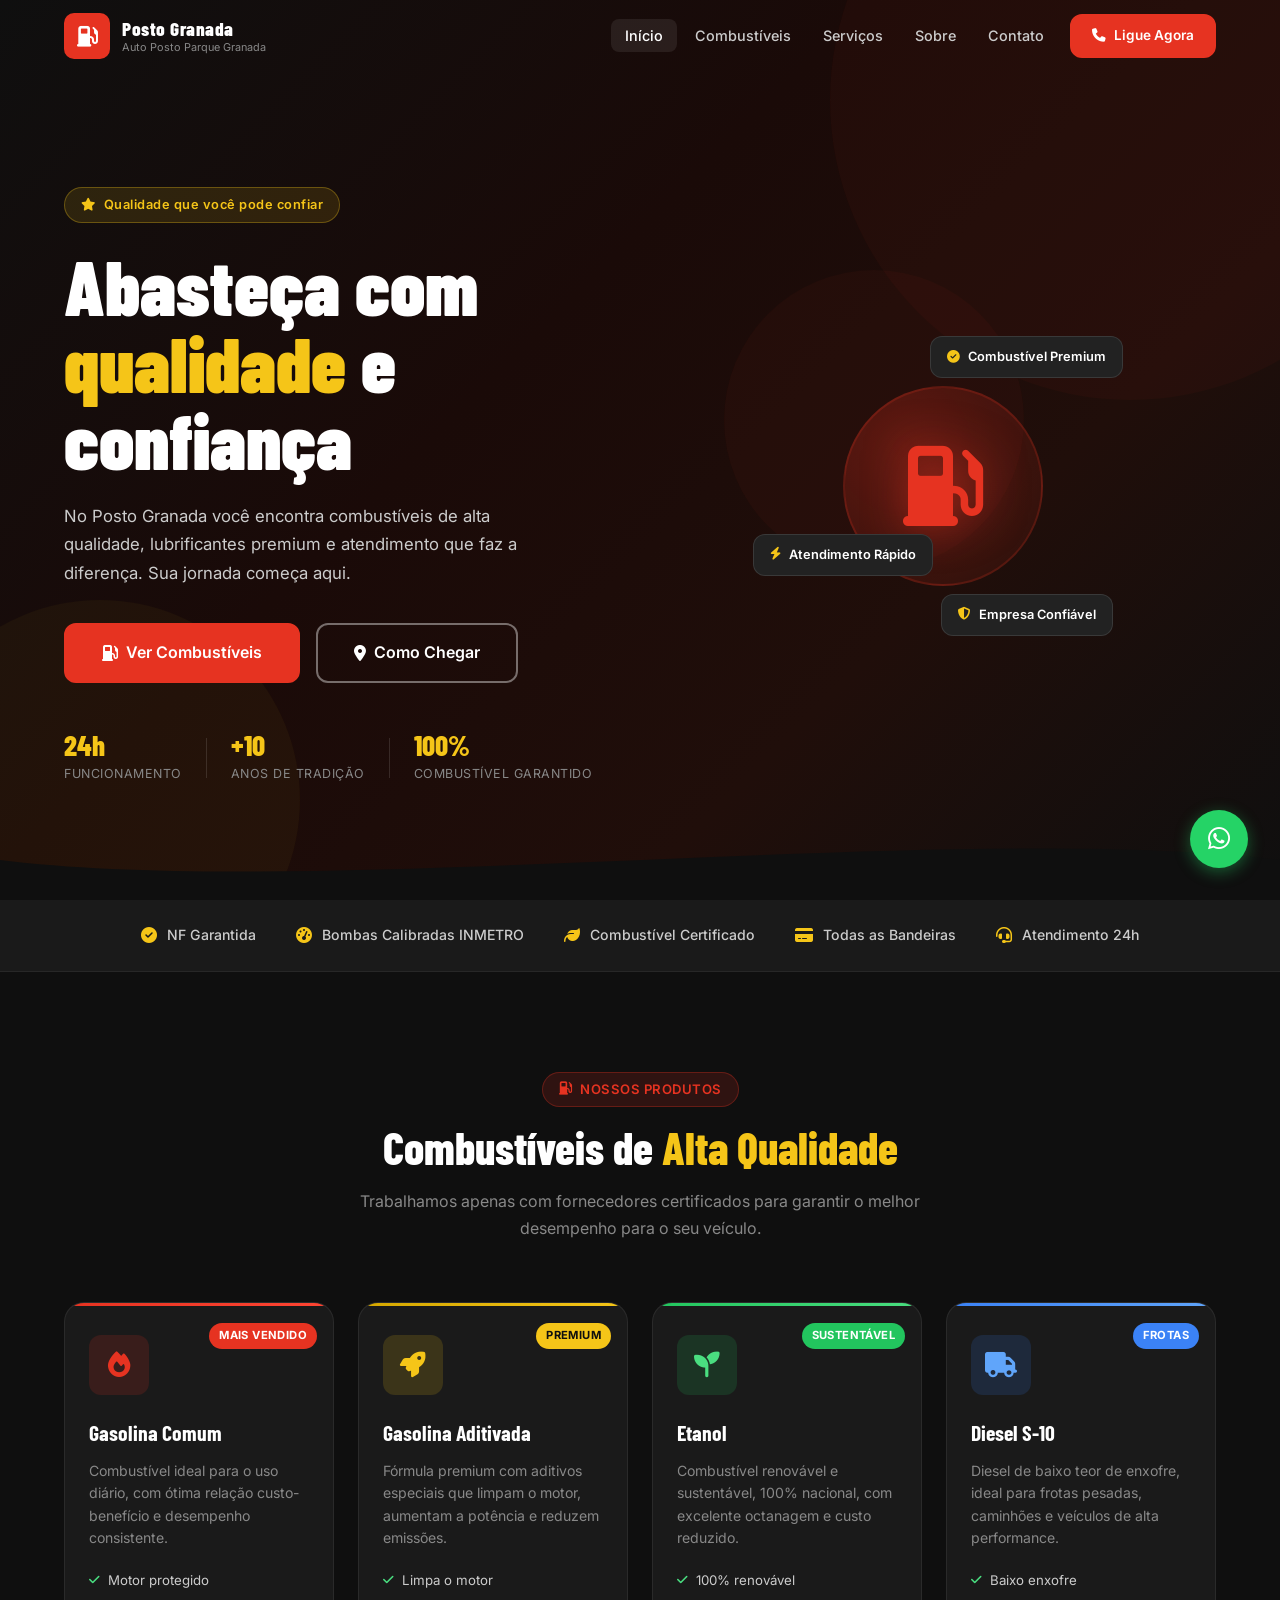
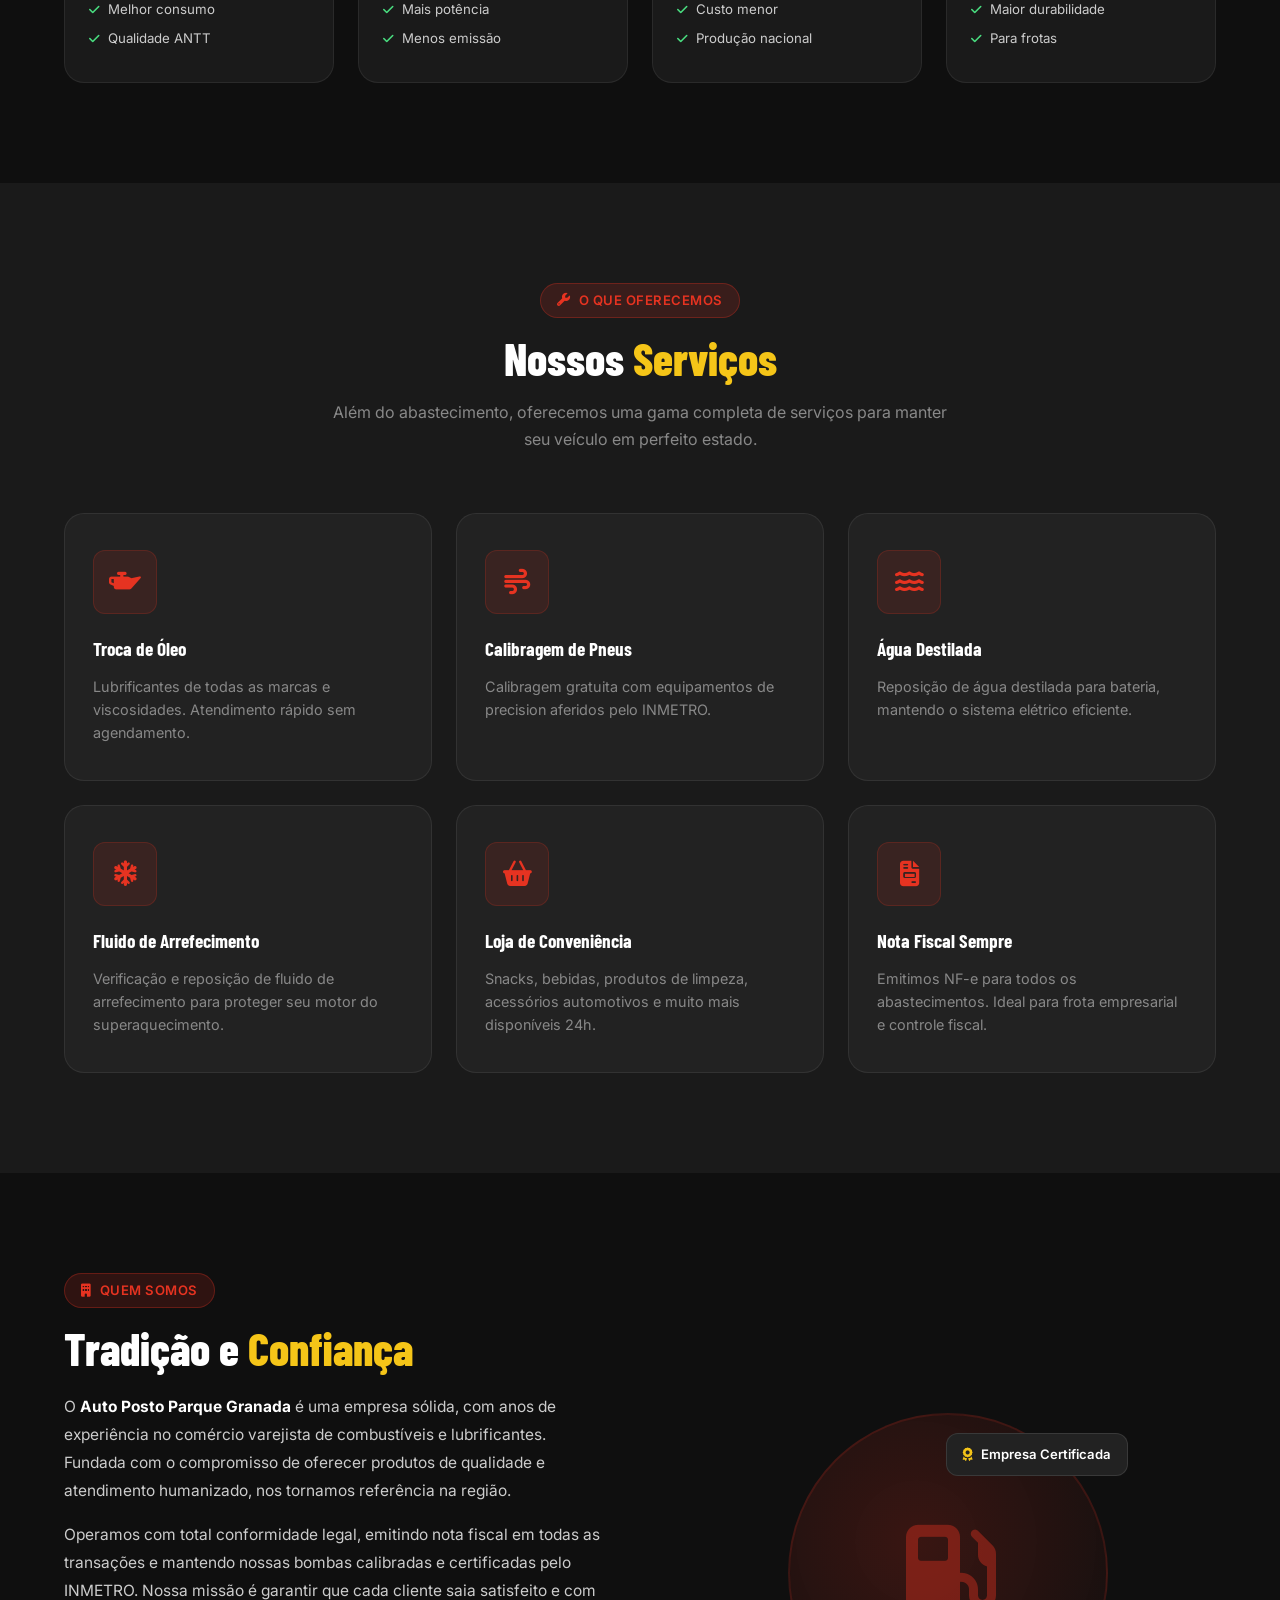
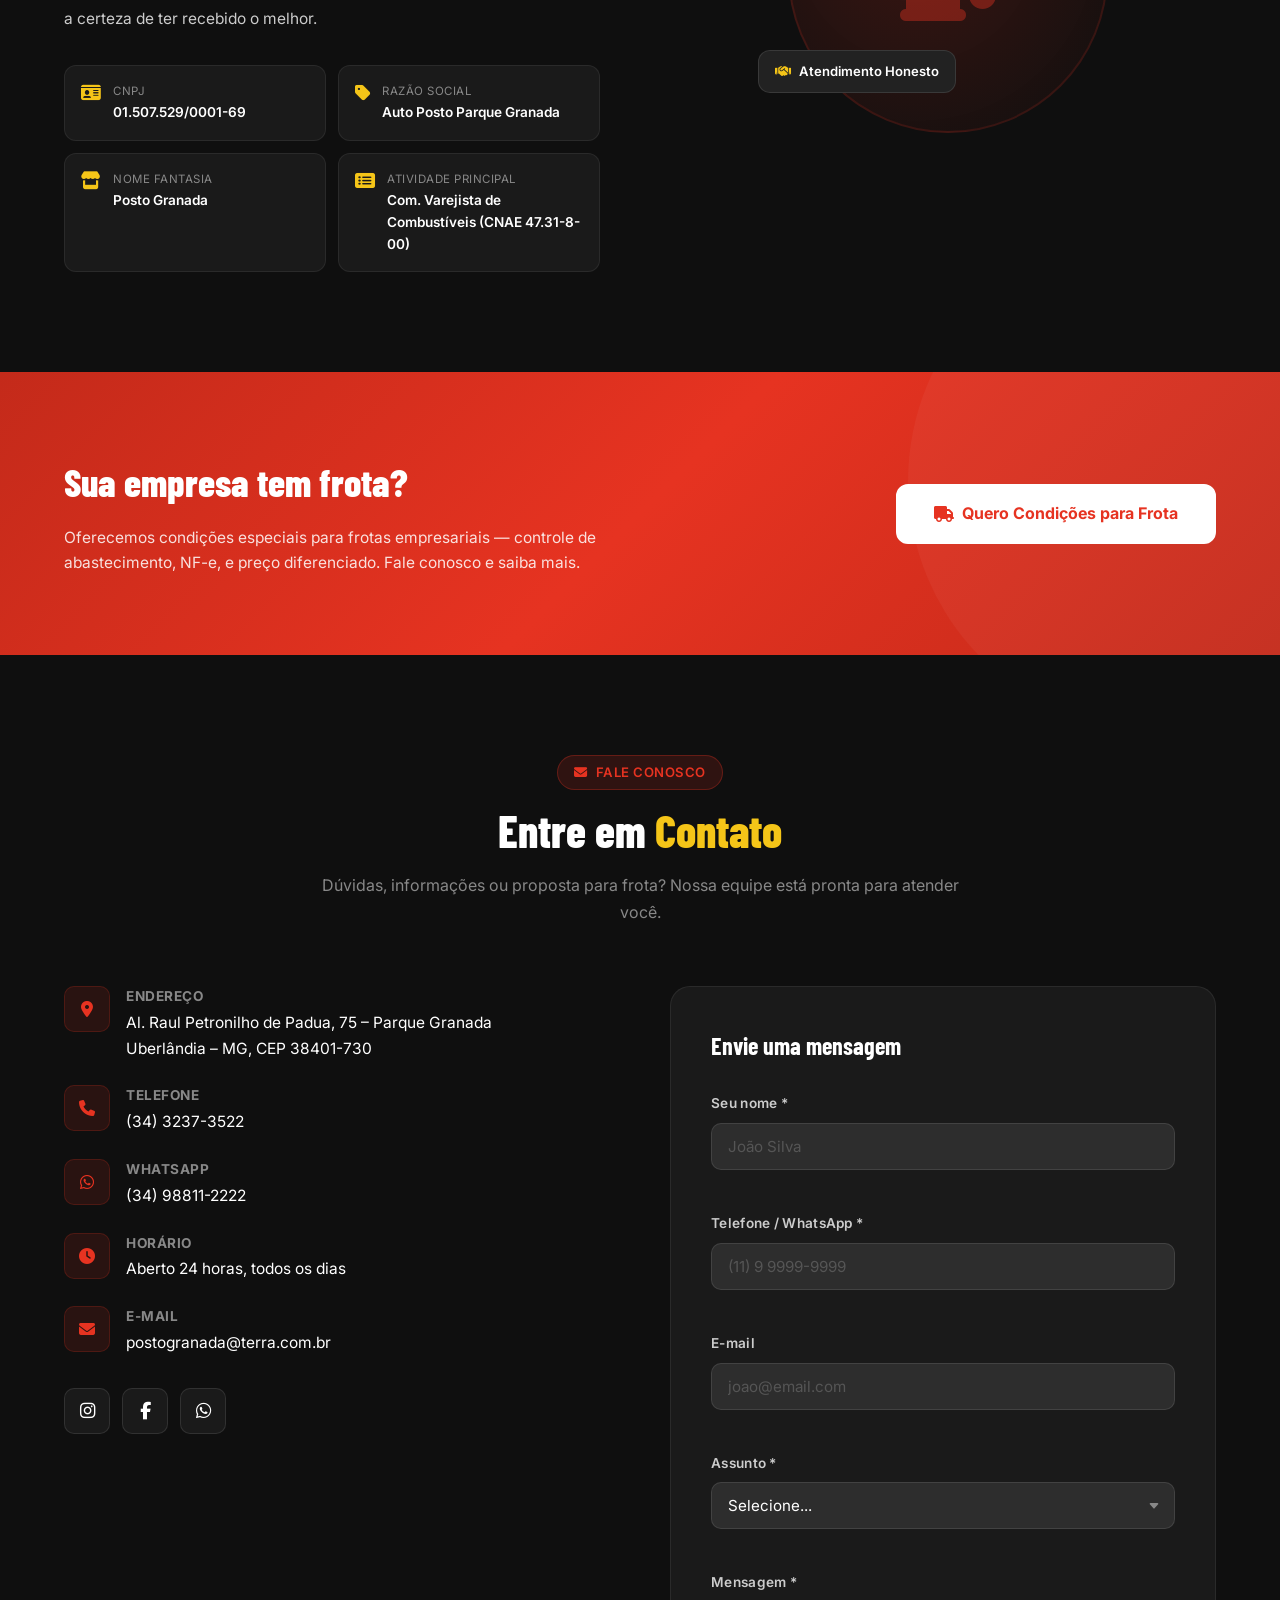
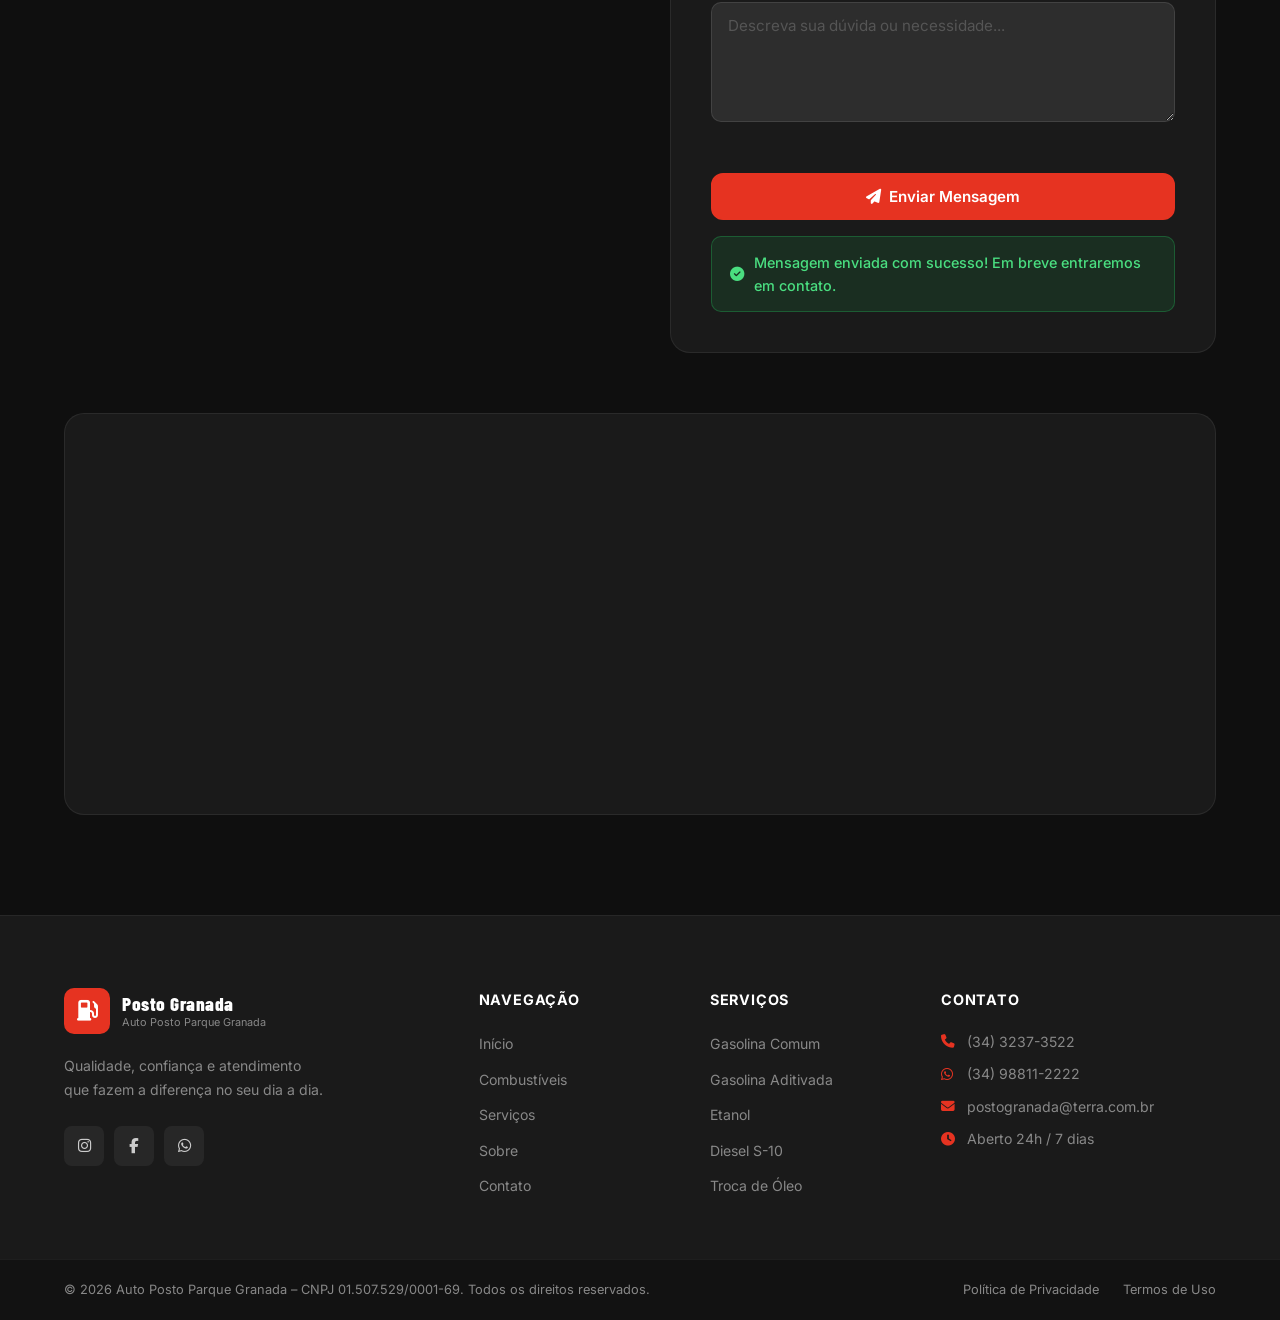
<file: index.html>
<!DOCTYPE html>
<html lang="pt-BR">
<head>
  <meta charset="UTF-8" />
  <meta name="viewport" content="width=device-width, initial-scale=1.0" />
  <meta name="description" content="Posto Granada – Combustíveis e lubrificantes de qualidade no seu bairro. Gasolina, etanol, diesel e muito mais. Atendimento rápido e preço justo." />
  <meta name="keywords" content="posto de combustível, gasolina, etanol, diesel, lubrificantes, Posto Granada, Auto Posto Parque Granada" />
  <meta name="author" content="Auto Posto Parque Granada" />
  <meta name="robots" content="index, follow" />

  <!-- Open Graph -->
  <meta property="og:title" content="Posto Granada | Combustíveis e Lubrificantes" />
  <meta property="og:description" content="Abasteça com qualidade e confiança no Posto Granada. Gasolina, etanol, diesel e lubrificantes com o melhor atendimento." />
  <meta property="og:type" content="website" />
  <meta property="og:url" content="https://postogranada.com.br" />
  <meta property="og:image" content="/assets/img/og-image.jpg" />

  <!-- Favicon -->
  <link rel="icon" type="image/svg+xml" href="/assets/img/favicon.svg" />
  <link rel="apple-touch-icon" href="/assets/img/apple-touch-icon.png" />

  <!-- Preconnect fonts -->
  <link rel="preconnect" href="https://fonts.googleapis.com" />
  <link rel="preconnect" href="https://fonts.gstatic.com" crossorigin />
  <link href="https://fonts.googleapis.com/css2?family=Inter:wght@300;400;500;600;700;800;900&family=Barlow+Condensed:wght@600;700;800;900&display=swap" rel="stylesheet" />

  <!-- Icons -->
  <link rel="stylesheet" href="https://cdnjs.cloudflare.com/ajax/libs/font-awesome/6.5.0/css/all.min.css" integrity="sha512-Avb2QiuDEEvB4bZJYdft2mNjVShBftLdPG8FJ0V7irTLQ8Uo0qcPxh4Plq7G5tGm0rU+1SPhVotteLpBERwOg==" crossorigin="anonymous" referrerpolicy="no-referrer" />

  <link rel="stylesheet" href="/assets/css/styles.css" />
  <title>Posto Granada | Auto Posto Parque Granada</title>
</head>
<body>

  <!-- ===== HEADER / NAVBAR ===== -->
  <header class="header" id="header">
    <div class="container header__inner">
      <a href="#inicio" class="logo" aria-label="Posto Granada">
        <div class="logo__icon">
          <i class="fas fa-gas-pump"></i>
        </div>
        <div class="logo__text">
          <span class="logo__name">Posto Granada</span>
          <span class="logo__sub">Auto Posto Parque Granada</span>
        </div>
      </a>

      <nav class="nav" id="nav" aria-label="Menu principal">
        <ul class="nav__list">
          <li><a href="#inicio" class="nav__link active">Início</a></li>
          <li><a href="#combustiveis" class="nav__link">Combustíveis</a></li>
          <li><a href="#servicos" class="nav__link">Serviços</a></li>
          <li><a href="#sobre" class="nav__link">Sobre</a></li>
          <li><a href="#contato" class="nav__link">Contato</a></li>
          <li><a href="tel:+553432373522" class="btn btn--sm btn--primary nav__cta"><i class="fas fa-phone"></i> Ligue Agora</a></li>
        </ul>
      </nav>

      <button class="hamburger" id="hamburger" aria-label="Abrir menu" aria-expanded="false">
        <span></span><span></span><span></span>
      </button>
    </div>
  </header>

  <!-- ===== HERO ===== -->
  <section class="hero" id="inicio">
    <div class="hero__bg-anim">
      <div class="hero__particle"></div>
      <div class="hero__particle"></div>
      <div class="hero__particle"></div>
    </div>
    <div class="container hero__inner">
      <div class="hero__content" data-aos="fade-right">
        <div class="hero__badge"><i class="fas fa-star"></i> Qualidade que você pode confiar</div>
        <h1 class="hero__title">
          Abasteça com<br />
          <span class="highlight">qualidade</span> e<br />
          confiança
        </h1>
        <p class="hero__desc">
          No Posto Granada você encontra combustíveis de alta qualidade,
          lubrificantes premium e atendimento que faz a diferença. Sua jornada
          começa aqui.
        </p>
        <div class="hero__actions">
          <a href="#combustiveis" class="btn btn--primary btn--lg">
            <i class="fas fa-gas-pump"></i> Ver Combustíveis
          </a>
          <a href="#contato" class="btn btn--outline btn--lg">
            <i class="fas fa-map-marker-alt"></i> Como Chegar
          </a>
        </div>
        <div class="hero__stats">
          <div class="stat">
            <span class="stat__num">24h</span>
            <span class="stat__label">Funcionamento</span>
          </div>
          <div class="stat__divider"></div>
          <div class="stat">
            <span class="stat__num">+10</span>
            <span class="stat__label">Anos de Tradição</span>
          </div>
          <div class="stat__divider"></div>
          <div class="stat">
            <span class="stat__num">100%</span>
            <span class="stat__label">Combustível Garantido</span>
          </div>
        </div>
      </div>
      <div class="hero__visual" data-aos="fade-left">
        <div class="hero__card-stack">
          <div class="pump-icon-wrap">
            <i class="fas fa-gas-pump pump-icon"></i>
          </div>
          <div class="floating-badge fb1"><i class="fas fa-check-circle"></i> Combustível Premium</div>
          <div class="floating-badge fb2"><i class="fas fa-bolt"></i> Atendimento Rápido</div>
          <div class="floating-badge fb3"><i class="fas fa-shield-alt"></i> Empresa Confiável</div>
        </div>
      </div>
    </div>
    <div class="hero__wave">
      <svg viewBox="0 0 1440 80" xmlns="http://www.w3.org/2000/svg" preserveAspectRatio="none">
        <path d="M0,40 C360,80 1080,0 1440,40 L1440,80 L0,80 Z" fill="#0f0f0f"/>
      </svg>
    </div>
  </section>

  <!-- ===== BANDA DE CONFIANÇA ===== -->
  <section class="trust-band">
    <div class="container trust-band__inner">
      <div class="trust-item"><i class="fas fa-check-circle"></i><span>NF Garantida</span></div>
      <div class="trust-item"><i class="fas fa-tachometer-alt"></i><span>Bombas Calibradas INMETRO</span></div>
      <div class="trust-item"><i class="fas fa-leaf"></i><span>Combustível Certificado</span></div>
      <div class="trust-item"><i class="fas fa-credit-card"></i><span>Todas as Bandeiras</span></div>
      <div class="trust-item"><i class="fas fa-headset"></i><span>Atendimento 24h</span></div>
    </div>
  </section>

  <!-- ===== COMBUSTÍVEIS ===== -->
  <section class="section" id="combustiveis">
    <div class="container">
      <div class="section-header" data-aos="fade-up">
        <span class="section-tag"><i class="fas fa-gas-pump"></i> Nossos Produtos</span>
        <h2 class="section-title">Combustíveis de <span class="highlight">Alta Qualidade</span></h2>
        <p class="section-desc">Trabalhamos apenas com fornecedores certificados para garantir o melhor desempenho para o seu veículo.</p>
      </div>
      <div class="fuels-grid" data-aos="fade-up" data-aos-delay="100">

        <div class="fuel-card fuel-card--gasolina">
          <div class="fuel-card__icon">
            <i class="fas fa-fire"></i>
          </div>
          <h3 class="fuel-card__name">Gasolina Comum</h3>
          <p class="fuel-card__desc">Combustível ideal para o uso diário, com ótima relação custo-benefício e desempenho consistente.</p>
          <ul class="fuel-card__features">
            <li><i class="fas fa-check"></i> Motor protegido</li>
            <li><i class="fas fa-check"></i> Melhor consumo</li>
            <li><i class="fas fa-check"></i> Qualidade ANTT</li>
          </ul>
          <div class="fuel-card__badge">Mais Vendido</div>
        </div>

        <div class="fuel-card fuel-card--aditivada">
          <div class="fuel-card__icon">
            <i class="fas fa-rocket"></i>
          </div>
          <h3 class="fuel-card__name">Gasolina Aditivada</h3>
          <p class="fuel-card__desc">Fórmula premium com aditivos especiais que limpam o motor, aumentam a potência e reduzem emissões.</p>
          <ul class="fuel-card__features">
            <li><i class="fas fa-check"></i> Limpa o motor</li>
            <li><i class="fas fa-check"></i> Mais potência</li>
            <li><i class="fas fa-check"></i> Menos emissão</li>
          </ul>
          <div class="fuel-card__badge fuel-card__badge--premium">Premium</div>
        </div>

        <div class="fuel-card fuel-card--etanol">
          <div class="fuel-card__icon">
            <i class="fas fa-seedling"></i>
          </div>
          <h3 class="fuel-card__name">Etanol</h3>
          <p class="fuel-card__desc">Combustível renovável e sustentável, 100% nacional, com excelente octanagem e custo reduzido.</p>
          <ul class="fuel-card__features">
            <li><i class="fas fa-check"></i> 100% renovável</li>
            <li><i class="fas fa-check"></i> Custo menor</li>
            <li><i class="fas fa-check"></i> Produção nacional</li>
          </ul>
          <div class="fuel-card__badge fuel-card__badge--eco">Sustentável</div>
        </div>

        <div class="fuel-card fuel-card--diesel">
          <div class="fuel-card__icon">
            <i class="fas fa-truck"></i>
          </div>
          <h3 class="fuel-card__name">Diesel S-10</h3>
          <p class="fuel-card__desc">Diesel de baixo teor de enxofre, ideal para frotas pesadas, caminhões e veículos de alta performance.</p>
          <ul class="fuel-card__features">
            <li><i class="fas fa-check"></i> Baixo enxofre</li>
            <li><i class="fas fa-check"></i> Maior durabilidade</li>
            <li><i class="fas fa-check"></i> Para frotas</li>
          </ul>
          <div class="fuel-card__badge fuel-card__badge--diesel">Frotas</div>
        </div>

      </div>
    </div>
  </section>

  <!-- ===== SERVIÇOS ===== -->
  <section class="section section--dark" id="servicos">
    <div class="container">
      <div class="section-header" data-aos="fade-up">
        <span class="section-tag"><i class="fas fa-wrench"></i> O que oferecemos</span>
        <h2 class="section-title">Nossos <span class="highlight">Serviços</span></h2>
        <p class="section-desc">Além do abastecimento, oferecemos uma gama completa de serviços para manter seu veículo em perfeito estado.</p>
      </div>
      <div class="services-grid" data-aos="fade-up" data-aos-delay="100">

        <div class="service-card">
          <div class="service-card__icon"><i class="fas fa-oil-can"></i></div>
          <h3 class="service-card__title">Troca de Óleo</h3>
          <p class="service-card__desc">Lubrificantes de todas as marcas e viscosidades. Atendimento rápido sem agendamento.</p>
        </div>

        <div class="service-card">
          <div class="service-card__icon"><i class="fas fa-wind"></i></div>
          <h3 class="service-card__title">Calibragem de Pneus</h3>
          <p class="service-card__desc">Calibragem gratuita com equipamentos de precision aferidos pelo INMETRO.</p>
        </div>

        <div class="service-card">
          <div class="service-card__icon"><i class="fas fa-water"></i></div>
          <h3 class="service-card__title">Água Destilada</h3>
          <p class="service-card__desc">Reposição de água destilada para bateria, mantendo o sistema elétrico eficiente.</p>
        </div>

        <div class="service-card">
          <div class="service-card__icon"><i class="fas fa-snowflake"></i></div>
          <h3 class="service-card__title">Fluido de Arrefecimento</h3>
          <p class="service-card__desc">Verificação e reposição de fluido de arrefecimento para proteger seu motor do superaquecimento.</p>
        </div>

        <div class="service-card">
          <div class="service-card__icon"><i class="fas fa-shopping-basket"></i></div>
          <h3 class="service-card__title">Loja de Conveniência</h3>
          <p class="service-card__desc">Snacks, bebidas, produtos de limpeza, acessórios automotivos e muito mais disponíveis 24h.</p>
        </div>

        <div class="service-card">
          <div class="service-card__icon"><i class="fas fa-file-invoice"></i></div>
          <h3 class="service-card__title">Nota Fiscal Sempre</h3>
          <p class="service-card__desc">Emitimos NF-e para todos os abastecimentos. Ideal para frota empresarial e controle fiscal.</p>
        </div>

      </div>
    </div>
  </section>

  <!-- ===== SOBRE ===== -->
  <section class="section" id="sobre">
    <div class="container sobre__inner">
      <div class="sobre__content" data-aos="fade-right">
        <span class="section-tag"><i class="fas fa-building"></i> Quem Somos</span>
        <h2 class="section-title">Tradição e <span class="highlight">Confiança</span></h2>
        <p class="sobre__text">
          O <strong>Auto Posto Parque Granada</strong> é uma empresa sólida, com anos de experiência no
          comércio varejista de combustíveis e lubrificantes. Fundada com o compromisso de
          oferecer produtos de qualidade e atendimento humanizado, nos tornamos referência na região.
        </p>
        <p class="sobre__text">
          Operamos com total conformidade legal, emitindo nota fiscal em todas as transações e
          mantendo nossas bombas calibradas e certificadas pelo INMETRO. Nossa missão é
          garantir que cada cliente saia satisfeito e com a certeza de ter recebido o melhor.
        </p>

        <div class="sobre__info-cards">
          <div class="info-card">
            <i class="fas fa-id-card"></i>
            <div>
              <span class="info-card__label">CNPJ</span>
              <span class="info-card__value">01.507.529/0001-69</span>
            </div>
          </div>
          <div class="info-card">
            <i class="fas fa-tag"></i>
            <div>
              <span class="info-card__label">Razão Social</span>
              <span class="info-card__value">Auto Posto Parque Granada</span>
            </div>
          </div>
          <div class="info-card">
            <i class="fas fa-store"></i>
            <div>
              <span class="info-card__label">Nome Fantasia</span>
              <span class="info-card__value">Posto Granada</span>
            </div>
          </div>
          <div class="info-card">
            <i class="fas fa-list-alt"></i>
            <div>
              <span class="info-card__label">Atividade Principal</span>
              <span class="info-card__value">Com. Varejista de Combustíveis (CNAE 47.31-8-00)</span>
            </div>
          </div>
        </div>
      </div>

      <div class="sobre__visual" data-aos="fade-left">
        <div class="sobre__image-wrap">
          <div class="sobre__icon-display">
            <i class="fas fa-gas-pump"></i>
          </div>
          <div class="sobre__badge-float s1">
            <i class="fas fa-award"></i>
            <span>Empresa Certificada</span>
          </div>
          <div class="sobre__badge-float s2">
            <i class="fas fa-handshake"></i>
            <span>Atendimento Honesto</span>
          </div>
        </div>
      </div>
    </div>
  </section>

  <!-- ===== CTA FROTA ===== -->
  <section class="cta-frota">
    <div class="container cta-frota__inner" data-aos="fade-up">
      <div class="cta-frota__text">
        <h2>Sua empresa tem frota?</h2>
        <p>Oferecemos condições especiais para frotas empresariais — controle de abastecimento, NF-e, e preço diferenciado. Fale conosco e saiba mais.</p>
      </div>
      <a href="#contato" class="btn btn--white btn--lg">
        <i class="fas fa-truck"></i> Quero Condições para Frota
      </a>
    </div>
  </section>

  <!-- ===== CONTATO ===== -->
  <section class="section" id="contato">
    <div class="container">
      <div class="section-header" data-aos="fade-up">
        <span class="section-tag"><i class="fas fa-envelope"></i> Fale Conosco</span>
        <h2 class="section-title">Entre em <span class="highlight">Contato</span></h2>
        <p class="section-desc">Dúvidas, informações ou proposta para frota? Nossa equipe está pronta para atender você.</p>
      </div>

      <div class="contact__wrap">
        <div class="contact__info" data-aos="fade-right">
          <div class="contact__item">
            <div class="contact__item-icon"><i class="fas fa-map-marker-alt"></i></div>
            <div>
              <strong>Endereço</strong>
              <span>Al. Raul Petronilho de Padua, 75 – Parque Granada<br />Uberlândia – MG, CEP 38401-730</span>
            </div>
          </div>
          <div class="contact__item">
            <div class="contact__item-icon"><i class="fas fa-phone"></i></div>
            <div>
              <strong>Telefone</strong>
              <span><a href="tel:+553432373522">(34) 3237-3522</a></span>
            </div>
          </div>
          <div class="contact__item">
            <div class="contact__item-icon"><i class="fab fa-whatsapp"></i></div>
            <div>
              <strong>WhatsApp</strong>
              <span><a href="https://wa.me/5534988112222" target="_blank" rel="noopener noreferrer">(34) 98811-2222</a></span>
            </div>
          </div>
          <div class="contact__item">
            <div class="contact__item-icon"><i class="fas fa-clock"></i></div>
            <div>
              <strong>Horário</strong>
              <span>Aberto 24 horas, todos os dias</span>
            </div>
          </div>
          <div class="contact__item">
            <div class="contact__item-icon"><i class="fas fa-envelope"></i></div>
            <div>
              <strong>E-mail</strong>
              <span><a href="mailto:postogranada@terra.com.br">postogranada@terra.com.br</a></span>
            </div>
          </div>
          <div class="contact__social">
            <a href="#" class="social-btn" aria-label="Instagram" target="_blank" rel="noopener noreferrer"><i class="fab fa-instagram"></i></a>
            <a href="#" class="social-btn" aria-label="Facebook" target="_blank" rel="noopener noreferrer"><i class="fab fa-facebook-f"></i></a>
            <a href="https://wa.me/5534988112222" class="social-btn social-btn--whatsapp" aria-label="WhatsApp" target="_blank" rel="noopener noreferrer"><i class="fab fa-whatsapp"></i></a>
          </div>
        </div>

        <div class="contact__form-wrap" data-aos="fade-left">
          <form class="contact__form" id="contactForm" novalidate>
            <h3 class="contact__form-title">Envie uma mensagem</h3>
            <div class="form__group">
              <label for="name" class="form__label">Seu nome *</label>
              <input type="text" id="name" name="name" class="form__input" placeholder="João Silva" required autocomplete="name" />
              <span class="form__error" id="nameError"></span>
            </div>
            <div class="form__group">
              <label for="phone" class="form__label">Telefone / WhatsApp *</label>
              <input type="tel" id="phone" name="phone" class="form__input" placeholder="(11) 9 9999-9999" required autocomplete="tel" />
              <span class="form__error" id="phoneError"></span>
            </div>
            <div class="form__group">
              <label for="email" class="form__label">E-mail</label>
              <input type="email" id="email" name="email" class="form__input" placeholder="joao@email.com" autocomplete="email" />
              <span class="form__error" id="emailError"></span>
            </div>
            <div class="form__group">
              <label for="subject" class="form__label">Assunto *</label>
              <select id="subject" name="subject" class="form__input form__select" required>
                <option value="">Selecione...</option>
                <option value="informacoes">Informações gerais</option>
                <option value="frota">Contrato para frota</option>
                <option value="lubrificantes">Lubrificantes</option>
                <option value="outro">Outro assunto</option>
              </select>
              <span class="form__error" id="subjectError"></span>
            </div>
            <div class="form__group">
              <label for="message" class="form__label">Mensagem *</label>
              <textarea id="message" name="message" class="form__input form__textarea" placeholder="Descreva sua dúvida ou necessidade..." rows="4" required></textarea>
              <span class="form__error" id="messageError"></span>
            </div>
            <button type="submit" class="btn btn--primary btn--full" id="submitBtn">
              <i class="fas fa-paper-plane"></i> Enviar Mensagem
            </button>
            <div class="form__success" id="formSuccess" hidden>
              <i class="fas fa-check-circle"></i> Mensagem enviada com sucesso! Em breve entraremos em contato.
            </div>
          </form>
        </div>
      </div>

      <!-- Mapa Google Maps -->
      <div class="map-placeholder" data-aos="fade-up">
        <iframe
          src="https://maps.google.com/maps?q=Alameda+Raul+Petronilho+de+Padua,+75,+Parque+Granada,+Uberl%C3%A2ndia,+MG,+38401-730,+Brasil&output=embed&z=17&hl=pt-BR"
          width="100%"
          height="420"
          style="border:0;display:block;"
          allowfullscreen
          loading="lazy"
          referrerpolicy="no-referrer-when-downgrade"
          title="Localização do Posto Granada – Al. Raul Petronilho de Padua, 75, Uberlândia/MG"
        ></iframe>
      </div>

    </div>
  </section>

  <!-- ===== FOOTER ===== -->
  <footer class="footer">
    <div class="container footer__inner">
      <div class="footer__brand">
        <div class="logo logo--footer">
          <div class="logo__icon"><i class="fas fa-gas-pump"></i></div>
          <div class="logo__text">
            <span class="logo__name">Posto Granada</span>
            <span class="logo__sub">Auto Posto Parque Granada</span>
          </div>
        </div>
        <p class="footer__tagline">Qualidade, confiança e atendimento que fazem a diferença no seu dia a dia.</p>
        <div class="footer__social">
          <a href="#" aria-label="Instagram" target="_blank" rel="noopener noreferrer"><i class="fab fa-instagram"></i></a>
          <a href="#" aria-label="Facebook" target="_blank" rel="noopener noreferrer"><i class="fab fa-facebook-f"></i></a>
          <a href="https://wa.me/5534988112222" aria-label="WhatsApp" target="_blank" rel="noopener noreferrer"><i class="fab fa-whatsapp"></i></a>
        </div>
      </div>

      <div class="footer__links">
        <h4>Navegação</h4>
        <ul>
          <li><a href="#inicio">Início</a></li>
          <li><a href="#combustiveis">Combustíveis</a></li>
          <li><a href="#servicos">Serviços</a></li>
          <li><a href="#sobre">Sobre</a></li>
          <li><a href="#contato">Contato</a></li>
        </ul>
      </div>

      <div class="footer__links">
        <h4>Serviços</h4>
        <ul>
          <li><a href="#combustiveis">Gasolina Comum</a></li>
          <li><a href="#combustiveis">Gasolina Aditivada</a></li>
          <li><a href="#combustiveis">Etanol</a></li>
          <li><a href="#combustiveis">Diesel S-10</a></li>
          <li><a href="#servicos">Troca de Óleo</a></li>
        </ul>
      </div>

      <div class="footer__contact">
        <h4>Contato</h4>
        <ul>
          <li><i class="fas fa-phone"></i> <a href="tel:+553432373522">(34) 3237-3522</a></li>
          <li><i class="fab fa-whatsapp"></i> <a href="https://wa.me/5534988112222" target="_blank" rel="noopener noreferrer">(34) 98811-2222</a></li>
          <li><i class="fas fa-envelope"></i> <a href="mailto:postogranada@terra.com.br">postogranada@terra.com.br</a></li>
          <li><i class="fas fa-clock"></i> Aberto 24h / 7 dias</li>
        </ul>
      </div>
    </div>

    <div class="footer__legal">
      <div class="container footer__legal-inner">
        <p>&copy; 2026 Auto Posto Parque Granada – CNPJ 01.507.529/0001-69. Todos os direitos reservados.</p>
        <div class="footer__legal-links">
          <a href="/politicas.html">Política de Privacidade</a>
          <a href="/termos.html">Termos de Uso</a>
        </div>
      </div>
    </div>
  </footer>

  <!-- WhatsApp Float -->
  <a href="https://wa.me/5534988112222" class="whatsapp-float" target="_blank" rel="noopener noreferrer" aria-label="Fale no WhatsApp">
    <i class="fab fa-whatsapp"></i>
    <span class="whatsapp-float__tooltip">Fale conosco!</span>
  </a>

  <!-- Back to top -->
  <button class="back-to-top" id="backToTop" aria-label="Voltar ao topo" hidden>
    <i class="fas fa-chevron-up"></i>
  </button>

  <script src="/assets/js/main.js" defer></script>
</body>
</html>
</file>
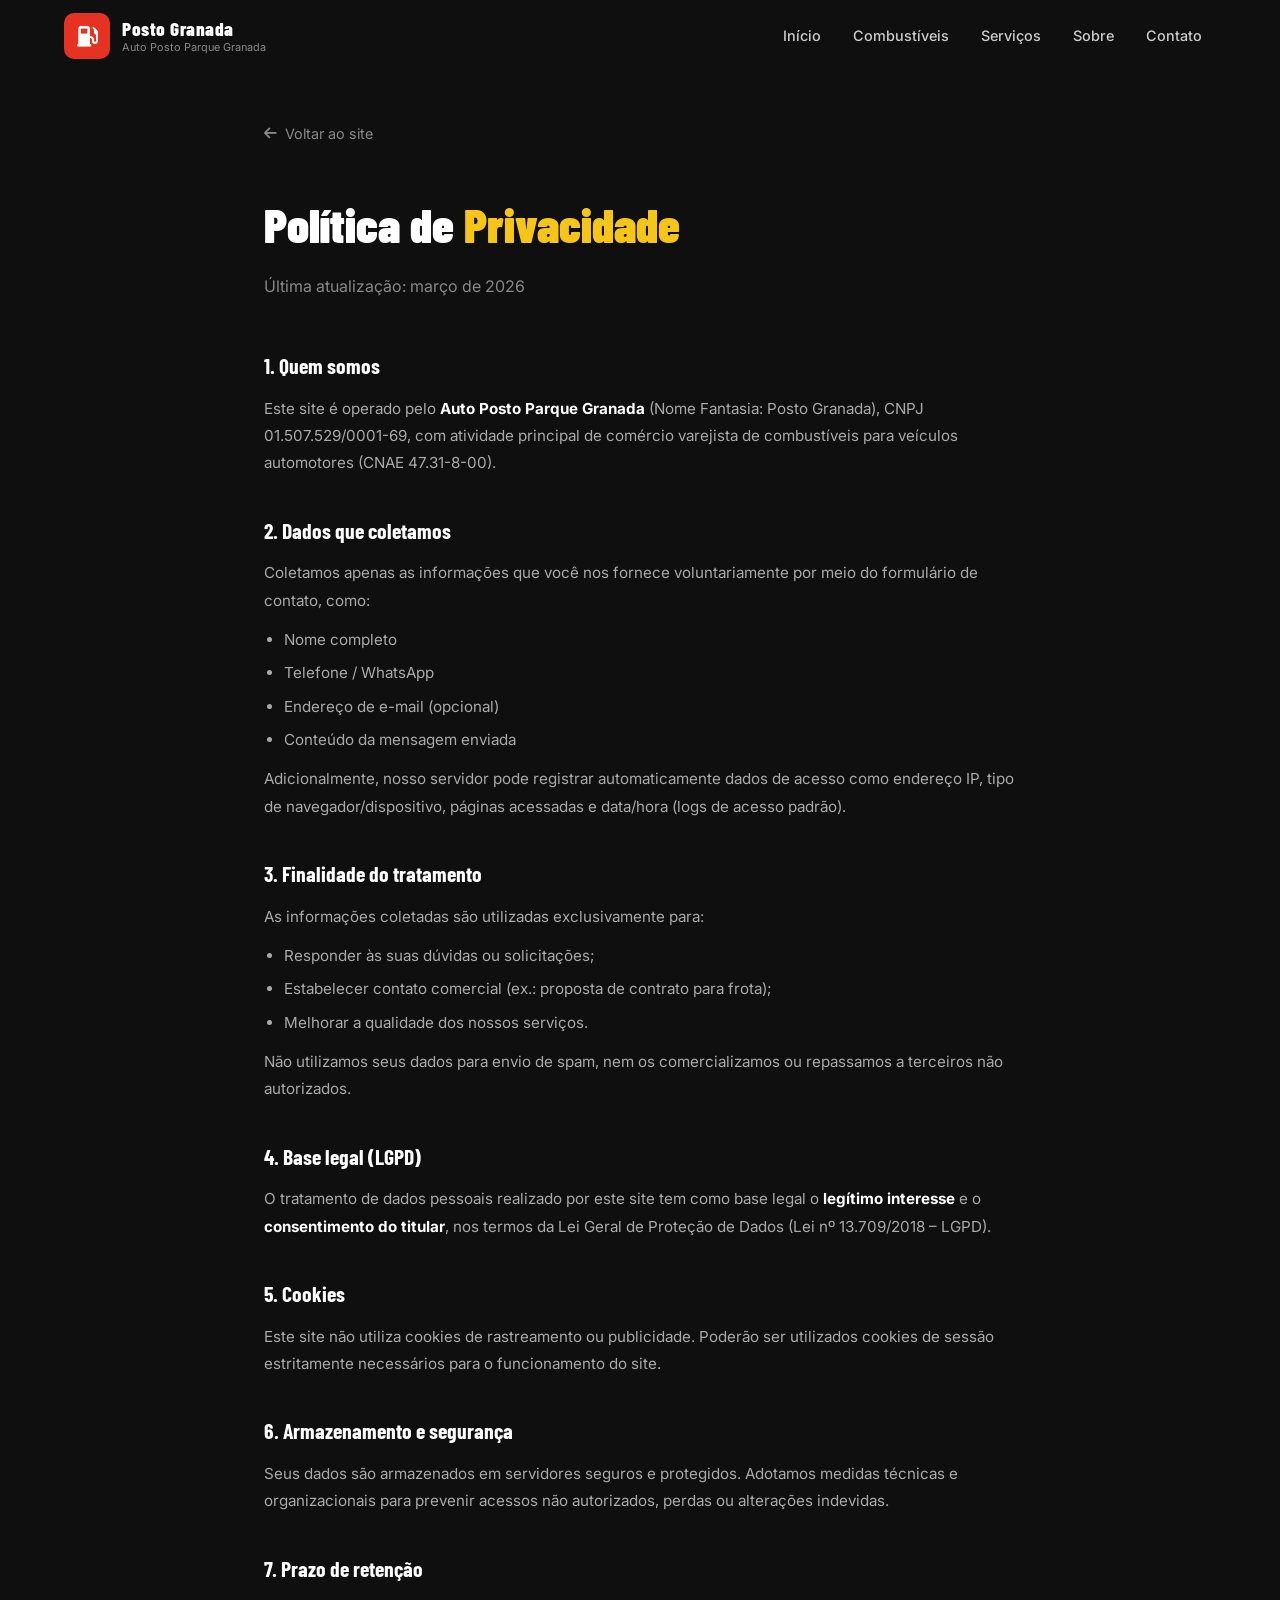
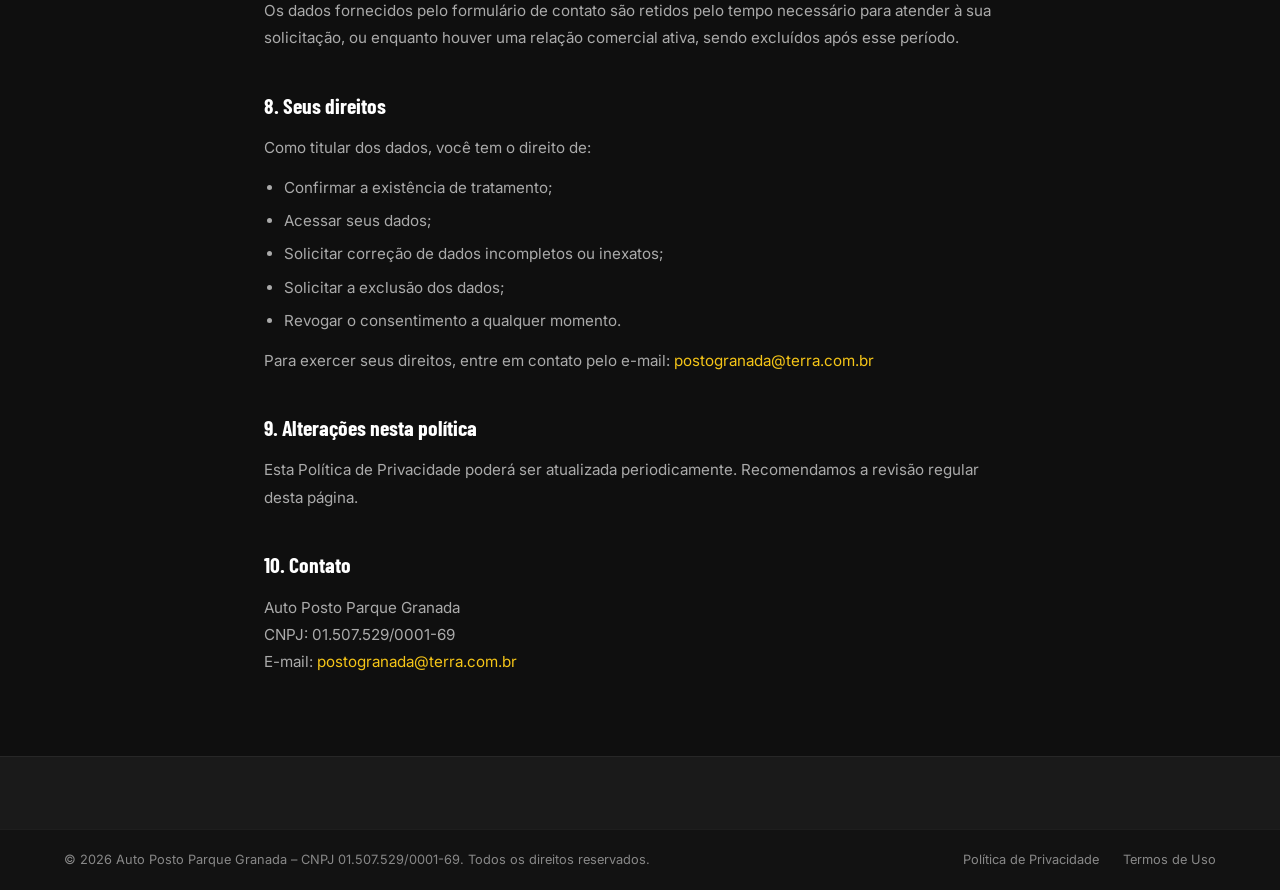
<file: politica-de-privacidade.html>
<!DOCTYPE html>
<html lang="pt-BR">
<head>
  <meta charset="UTF-8" />
  <meta name="viewport" content="width=device-width, initial-scale=1.0" />
  <meta name="description" content="Política de Privacidade do Posto Granada – Auto Posto Parque Granada." />
  <meta name="robots" content="index, follow" />
  <link rel="icon" type="image/svg+xml" href="/assets/img/favicon.svg" />
  <link rel="preconnect" href="https://fonts.googleapis.com" />
  <link rel="preconnect" href="https://fonts.gstatic.com" crossorigin />
  <link href="https://fonts.googleapis.com/css2?family=Inter:wght@300;400;500;600;700&family=Barlow+Condensed:wght@700;800;900&display=swap" rel="stylesheet" />
  <link rel="stylesheet" href="https://cdnjs.cloudflare.com/ajax/libs/font-awesome/6.5.0/css/all.min.css" integrity="sha512-Avb2QiuDEEvB4bZJYdft2mNjVShBftLdPG8FJ0V7irTLQ8Uo0qcPxh4Plq7G5tGm0rU+1SPhVotteLpBERwOg==" crossorigin="anonymous" referrerpolicy="no-referrer" />
  <link rel="stylesheet" href="/assets/css/styles.css" />
  <title>Política de Privacidade | Posto Granada</title>
</head>
<body>
  <header class="header scrolled" id="header">
    <div class="container header__inner">
      <a href="/" class="logo" aria-label="Posto Granada">
        <div class="logo__icon"><i class="fas fa-gas-pump"></i></div>
        <div class="logo__text">
          <span class="logo__name">Posto Granada</span>
          <span class="logo__sub">Auto Posto Parque Granada</span>
        </div>
      </a>
      <nav class="nav" id="nav" aria-label="Menu principal">
        <ul class="nav__list">
          <li><a href="/#inicio" class="nav__link">Início</a></li>
          <li><a href="/#combustiveis" class="nav__link">Combustíveis</a></li>
          <li><a href="/#servicos" class="nav__link">Serviços</a></li>
          <li><a href="/#sobre" class="nav__link">Sobre</a></li>
          <li><a href="/#contato" class="nav__link">Contato</a></li>
        </ul>
      </nav>
      <button class="hamburger" id="hamburger" aria-label="Abrir menu" aria-expanded="false">
        <span></span><span></span><span></span>
      </button>
    </div>
  </header>

  <main style="padding: 120px 0 80px;">
    <div class="container" style="max-width: 800px;">
      <div style="margin-bottom: 40px;">
        <a href="/" style="display:inline-flex;align-items:center;gap:8px;color:var(--gray);font-size:.9rem;transition:color .3s" onmouseover="this.style.color='var(--yellow)'" onmouseout="this.style.color='var(--gray)'">
          <i class="fas fa-arrow-left"></i> Voltar ao site
        </a>
      </div>
      <h1 style="font-family:'Barlow Condensed',sans-serif;font-size:clamp(2rem,4vw,3rem);font-weight:900;margin-bottom:12px;">Política de <span class="highlight">Privacidade</span></h1>
      <p style="color:var(--gray);margin-bottom:48px;">Última atualização: março de 2026</p>

      <div class="legal-content">
        <h2>1. Quem somos</h2>
        <p>Este site é operado pelo <strong>Auto Posto Parque Granada</strong> (Nome Fantasia: Posto Granada), CNPJ 01.507.529/0001-69, com atividade principal de comércio varejista de combustíveis para veículos automotores (CNAE 47.31-8-00).</p>

        <h2>2. Dados que coletamos</h2>
        <p>Coletamos apenas as informações que você nos fornece voluntariamente por meio do formulário de contato, como:</p>
        <ul>
          <li>Nome completo</li>
          <li>Telefone / WhatsApp</li>
          <li>Endereço de e-mail (opcional)</li>
          <li>Conteúdo da mensagem enviada</li>
        </ul>
        <p>Adicionalmente, nosso servidor pode registrar automaticamente dados de acesso como endereço IP, tipo de navegador/dispositivo, páginas acessadas e data/hora (logs de acesso padrão).</p>

        <h2>3. Finalidade do tratamento</h2>
        <p>As informações coletadas são utilizadas exclusivamente para:</p>
        <ul>
          <li>Responder às suas dúvidas ou solicitações;</li>
          <li>Estabelecer contato comercial (ex.: proposta de contrato para frota);</li>
          <li>Melhorar a qualidade dos nossos serviços.</li>
        </ul>
        <p>Não utilizamos seus dados para envio de spam, nem os comercializamos ou repassamos a terceiros não autorizados.</p>

        <h2>4. Base legal (LGPD)</h2>
        <p>O tratamento de dados pessoais realizado por este site tem como base legal o <strong>legítimo interesse</strong> e o <strong>consentimento do titular</strong>, nos termos da Lei Geral de Proteção de Dados (Lei nº 13.709/2018 – LGPD).</p>

        <h2>5. Cookies</h2>
        <p>Este site não utiliza cookies de rastreamento ou publicidade. Poderão ser utilizados cookies de sessão estritamente necessários para o funcionamento do site.</p>

        <h2>6. Armazenamento e segurança</h2>
        <p>Seus dados são armazenados em servidores seguros e protegidos. Adotamos medidas técnicas e organizacionais para prevenir acessos não autorizados, perdas ou alterações indevidas.</p>

        <h2>7. Prazo de retenção</h2>
        <p>Os dados fornecidos pelo formulário de contato são retidos pelo tempo necessário para atender à sua solicitação, ou enquanto houver uma relação comercial ativa, sendo excluídos após esse período.</p>

        <h2>8. Seus direitos</h2>
        <p>Como titular dos dados, você tem o direito de:</p>
        <ul>
          <li>Confirmar a existência de tratamento;</li>
          <li>Acessar seus dados;</li>
          <li>Solicitar correção de dados incompletos ou inexatos;</li>
          <li>Solicitar a exclusão dos dados;</li>
          <li>Revogar o consentimento a qualquer momento.</li>
        </ul>
        <p>Para exercer seus direitos, entre em contato pelo e-mail: <a href="mailto:postogranada@terra.com.br">postogranada@terra.com.br</a></p>

        <h2>9. Alterações nesta política</h2>
        <p>Esta Política de Privacidade poderá ser atualizada periodicamente. Recomendamos a revisão regular desta página.</p>

        <h2>10. Contato</h2>
        <p>
          Auto Posto Parque Granada<br />
          CNPJ: 01.507.529/0001-69<br />
          E-mail: <a href="mailto:postogranada@terra.com.br">postogranada@terra.com.br</a>
        </p>
      </div>
    </div>
  </main>

  <footer class="footer">
    <div class="footer__legal">
      <div class="container footer__legal-inner">
        <p>&copy; 2026 Auto Posto Parque Granada – CNPJ 01.507.529/0001-69. Todos os direitos reservados.</p>
        <div class="footer__legal-links">
          <a href="/politica-de-privacidade.html">Política de Privacidade</a>
          <a href="/termos-de-uso.html">Termos de Uso</a>
        </div>
      </div>
    </div>
  </footer>

  <style>
    .legal-content h2 { font-family:'Barlow Condensed',sans-serif; font-size:1.35rem; font-weight:700; margin:36px 0 12px; color:#fff; }
    .legal-content p, .legal-content li { font-size:.95rem; color:#aaa; line-height:1.8; }
    .legal-content ul { padding-left:20px; margin:12px 0; }
    .legal-content ul li { list-style:disc; margin-bottom:6px; }
    .legal-content a { color:var(--yellow); }
    .legal-content a:hover { text-decoration:underline; }
    .legal-content strong { color:#fff; }
  </style>
  <script src="/assets/js/main.js" defer></script>
</body>
</html>
</file>
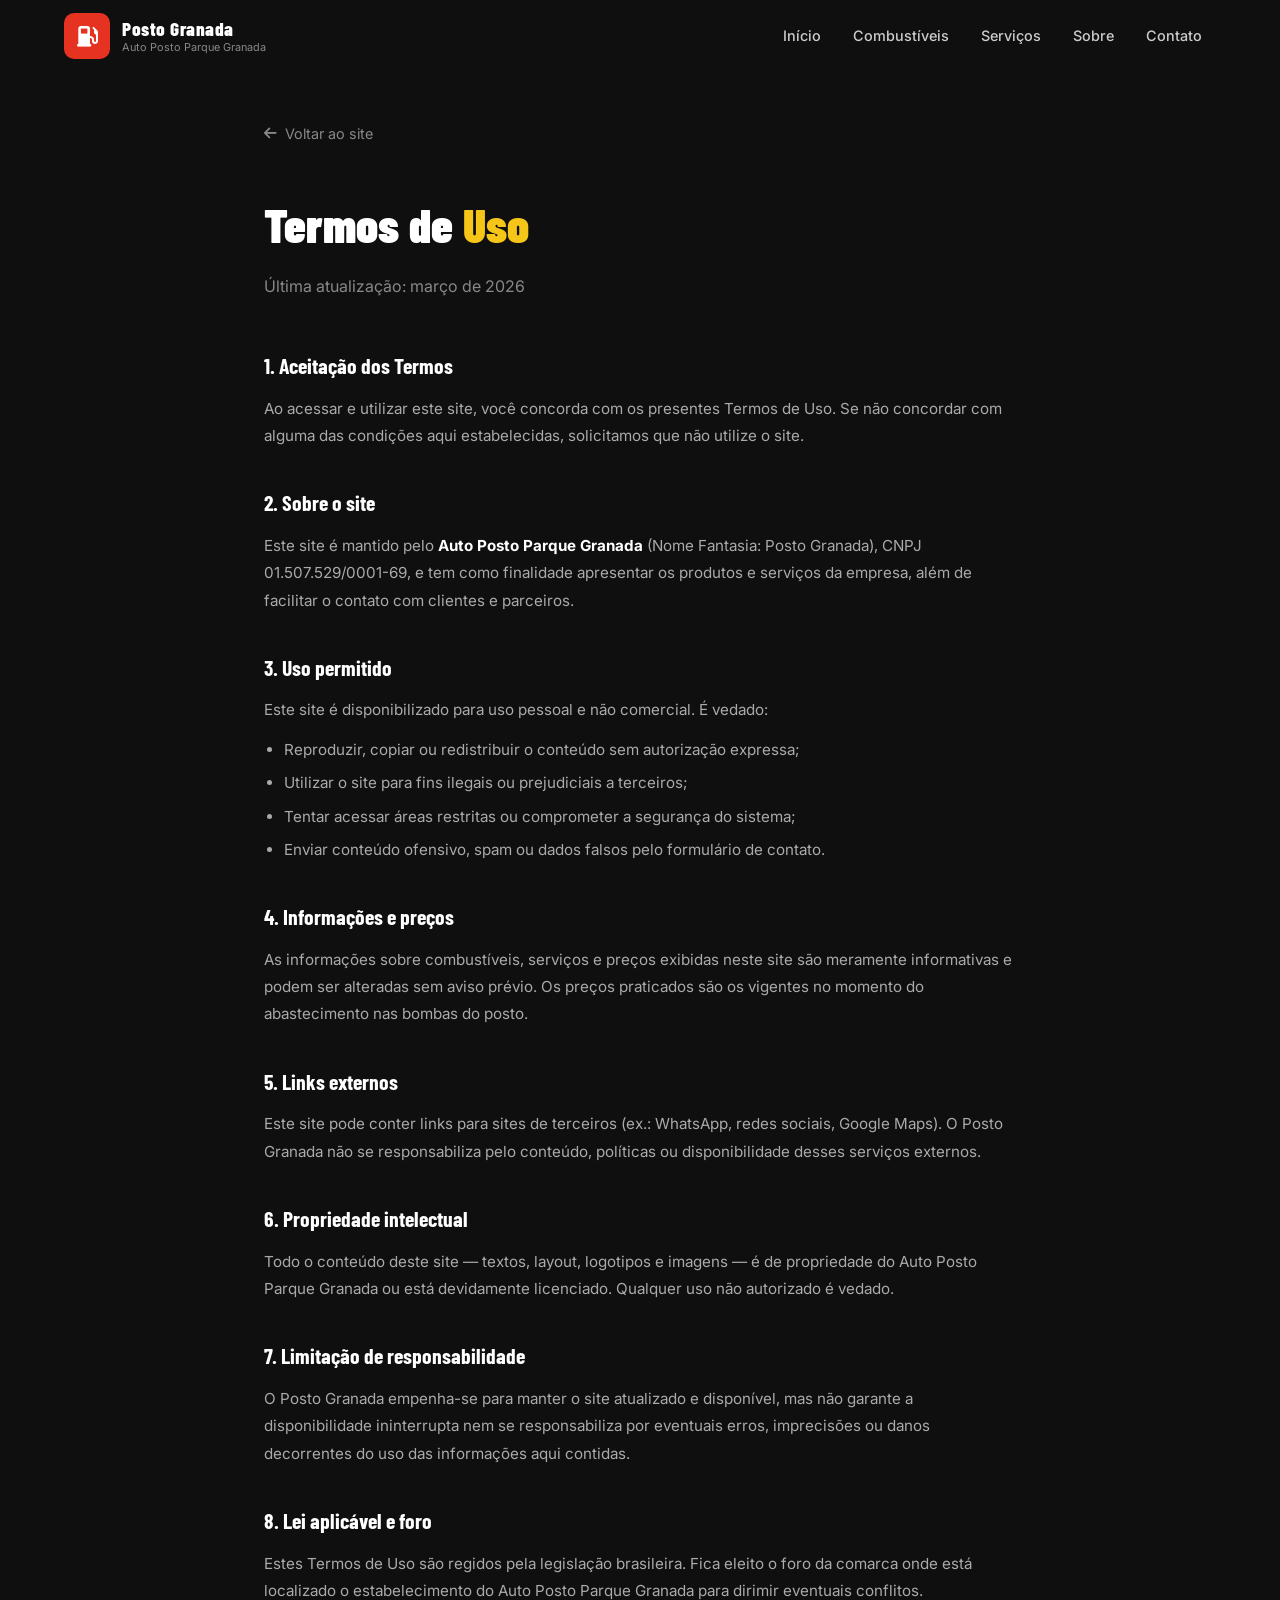
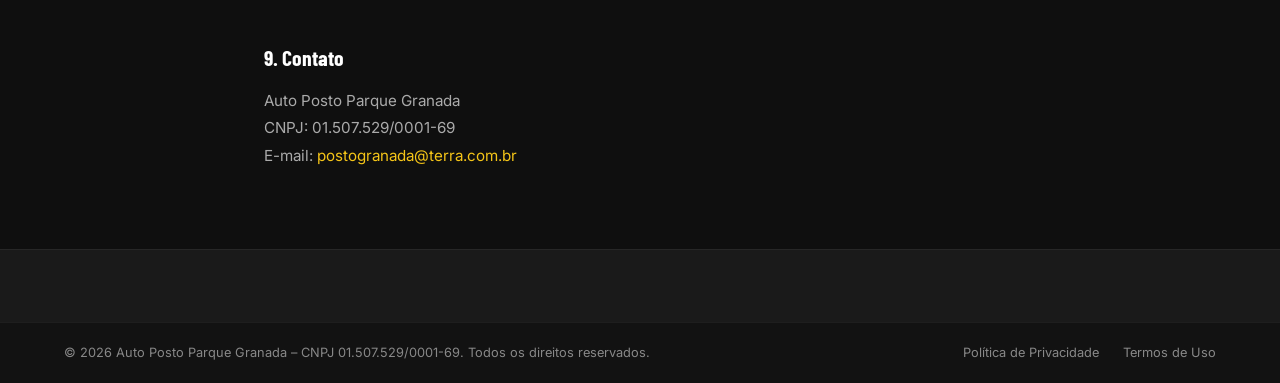
<file: termos-de-uso.html>
<!DOCTYPE html>
<html lang="pt-BR">
<head>
  <meta charset="UTF-8" />
  <meta name="viewport" content="width=device-width, initial-scale=1.0" />
  <meta name="description" content="Termos de Uso do site Posto Granada – Auto Posto Parque Granada." />
  <meta name="robots" content="index, follow" />
  <link rel="icon" type="image/svg+xml" href="/assets/img/favicon.svg" />
  <link rel="preconnect" href="https://fonts.googleapis.com" />
  <link rel="preconnect" href="https://fonts.gstatic.com" crossorigin />
  <link href="https://fonts.googleapis.com/css2?family=Inter:wght@300;400;500;600;700&family=Barlow+Condensed:wght@700;800;900&display=swap" rel="stylesheet" />
  <link rel="stylesheet" href="https://cdnjs.cloudflare.com/ajax/libs/font-awesome/6.5.0/css/all.min.css" integrity="sha512-Avb2QiuDEEvB4bZJYdft2mNjVShBftLdPG8FJ0V7irTLQ8Uo0qcPxh4Plq7G5tGm0rU+1SPhVotteLpBERwOg==" crossorigin="anonymous" referrerpolicy="no-referrer" />
  <link rel="stylesheet" href="/assets/css/styles.css" />
  <title>Termos de Uso | Posto Granada</title>
</head>
<body>
  <header class="header scrolled" id="header">
    <div class="container header__inner">
      <a href="/" class="logo" aria-label="Posto Granada">
        <div class="logo__icon"><i class="fas fa-gas-pump"></i></div>
        <div class="logo__text">
          <span class="logo__name">Posto Granada</span>
          <span class="logo__sub">Auto Posto Parque Granada</span>
        </div>
      </a>
      <nav class="nav" id="nav">
        <ul class="nav__list">
          <li><a href="/#inicio" class="nav__link">Início</a></li>
          <li><a href="/#combustiveis" class="nav__link">Combustíveis</a></li>
          <li><a href="/#servicos" class="nav__link">Serviços</a></li>
          <li><a href="/#sobre" class="nav__link">Sobre</a></li>
          <li><a href="/#contato" class="nav__link">Contato</a></li>
        </ul>
      </nav>
      <button class="hamburger" id="hamburger" aria-label="Abrir menu" aria-expanded="false">
        <span></span><span></span><span></span>
      </button>
    </div>
  </header>

  <main style="padding: 120px 0 80px;">
    <div class="container" style="max-width: 800px;">
      <div style="margin-bottom: 40px;">
        <a href="/" style="display:inline-flex;align-items:center;gap:8px;color:var(--gray);font-size:.9rem;transition:color .3s" onmouseover="this.style.color='var(--yellow)'" onmouseout="this.style.color='var(--gray)'">
          <i class="fas fa-arrow-left"></i> Voltar ao site
        </a>
      </div>
      <h1 style="font-family:'Barlow Condensed',sans-serif;font-size:clamp(2rem,4vw,3rem);font-weight:900;margin-bottom:12px;">Termos de <span class="highlight">Uso</span></h1>
      <p style="color:var(--gray);margin-bottom:48px;">Última atualização: março de 2026</p>

      <div class="legal-content">
        <h2>1. Aceitação dos Termos</h2>
        <p>Ao acessar e utilizar este site, você concorda com os presentes Termos de Uso. Se não concordar com alguma das condições aqui estabelecidas, solicitamos que não utilize o site.</p>

        <h2>2. Sobre o site</h2>
        <p>Este site é mantido pelo <strong>Auto Posto Parque Granada</strong> (Nome Fantasia: Posto Granada), CNPJ 01.507.529/0001-69, e tem como finalidade apresentar os produtos e serviços da empresa, além de facilitar o contato com clientes e parceiros.</p>

        <h2>3. Uso permitido</h2>
        <p>Este site é disponibilizado para uso pessoal e não comercial. É vedado:</p>
        <ul>
          <li>Reproduzir, copiar ou redistribuir o conteúdo sem autorização expressa;</li>
          <li>Utilizar o site para fins ilegais ou prejudiciais a terceiros;</li>
          <li>Tentar acessar áreas restritas ou comprometer a segurança do sistema;</li>
          <li>Enviar conteúdo ofensivo, spam ou dados falsos pelo formulário de contato.</li>
        </ul>

        <h2>4. Informações e preços</h2>
        <p>As informações sobre combustíveis, serviços e preços exibidas neste site são meramente informativas e podem ser alteradas sem aviso prévio. Os preços praticados são os vigentes no momento do abastecimento nas bombas do posto.</p>

        <h2>5. Links externos</h2>
        <p>Este site pode conter links para sites de terceiros (ex.: WhatsApp, redes sociais, Google Maps). O Posto Granada não se responsabiliza pelo conteúdo, políticas ou disponibilidade desses serviços externos.</p>

        <h2>6. Propriedade intelectual</h2>
        <p>Todo o conteúdo deste site — textos, layout, logotipos e imagens — é de propriedade do Auto Posto Parque Granada ou está devidamente licenciado. Qualquer uso não autorizado é vedado.</p>

        <h2>7. Limitação de responsabilidade</h2>
        <p>O Posto Granada empenha-se para manter o site atualizado e disponível, mas não garante a disponibilidade ininterrupta nem se responsabiliza por eventuais erros, imprecisões ou danos decorrentes do uso das informações aqui contidas.</p>

        <h2>8. Lei aplicável e foro</h2>
        <p>Estes Termos de Uso são regidos pela legislação brasileira. Fica eleito o foro da comarca onde está localizado o estabelecimento do Auto Posto Parque Granada para dirimir eventuais conflitos.</p>

        <h2>9. Contato</h2>
        <p>
          Auto Posto Parque Granada<br />
          CNPJ: 01.507.529/0001-69<br />
          E-mail: <a href="mailto:postogranada@terra.com.br">postogranada@terra.com.br</a>
        </p>
      </div>
    </div>
  </main>

  <footer class="footer">
    <div class="footer__legal">
      <div class="container footer__legal-inner">
        <p>&copy; 2026 Auto Posto Parque Granada – CNPJ 01.507.529/0001-69. Todos os direitos reservados.</p>
        <div class="footer__legal-links">
          <a href="/politica-de-privacidade.html">Política de Privacidade</a>
          <a href="/termos-de-uso.html">Termos de Uso</a>
        </div>
      </div>
    </div>
  </footer>

  <style>
    .legal-content h2 { font-family:'Barlow Condensed',sans-serif; font-size:1.35rem; font-weight:700; margin:36px 0 12px; color:#fff; }
    .legal-content p, .legal-content li { font-size:.95rem; color:#aaa; line-height:1.8; }
    .legal-content ul { padding-left:20px; margin:12px 0; }
    .legal-content ul li { list-style:disc; margin-bottom:6px; }
    .legal-content a { color:var(--yellow); }
    .legal-content a:hover { text-decoration:underline; }
    .legal-content strong { color:#fff; }
  </style>
  <script src="/assets/js/main.js" defer></script>
</body>
</html>
</file>
<file: assets/css/styles.css>
/* =========================================================
   POSTO GRANADA – Stylesheet
   Paleta: Vermelho #e63321 | Amarelo #f5c518 | Escuro #0f0f0f
   ========================================================= */

/* ── Reset & Base ─────────────────────────────────────── */
*, *::before, *::after { box-sizing: border-box; margin: 0; padding: 0; }

:root {
  --red:        #e63321;
  --red-dark:   #c42a1a;
  --red-light:  #ff4533;
  --yellow:     #f5c518;
  --yellow-dark:#d4a700;
  --black:      #0f0f0f;
  --dark:       #1a1a1a;
  --dark-2:     #222222;
  --dark-3:     #2d2d2d;
  --gray:       #888;
  --gray-light: #ccc;
  --white:      #ffffff;
  --off-white:  #f8f8f0;

  --ff-body:    'Inter', sans-serif;
  --ff-heading: 'Barlow Condensed', sans-serif;

  --transition: 0.3s ease;
  --radius:     12px;
  --radius-lg:  20px;
  --shadow:     0 4px 24px rgba(0,0,0,.25);
  --shadow-lg:  0 8px 48px rgba(0,0,0,.35);
}

html { scroll-behavior: smooth; font-size: 16px; }

body {
  font-family: var(--ff-body);
  background: var(--black);
  color: var(--white);
  line-height: 1.6;
  overflow-x: hidden;
}

img { max-width: 100%; display: block; }
a { text-decoration: none; color: inherit; }
ul { list-style: none; }
button { cursor: pointer; font-family: inherit; border: none; background: none; }

/* ── Scrollbar ─────────────────────────────────────────── */
::-webkit-scrollbar { width: 6px; }
::-webkit-scrollbar-track { background: var(--dark); }
::-webkit-scrollbar-thumb { background: var(--red); border-radius: 3px; }

/* ── Container ─────────────────────────────────────────── */
.container {
  width: 100%;
  max-width: 1200px;
  margin: 0 auto;
  padding: 0 24px;
}

/* ── Buttons ───────────────────────────────────────────── */
.btn {
  display: inline-flex;
  align-items: center;
  gap: 8px;
  padding: 12px 28px;
  border-radius: var(--radius);
  font-weight: 600;
  font-size: 0.95rem;
  transition: all var(--transition);
  border: 2px solid transparent;
  white-space: nowrap;
}
.btn--primary {
  background: var(--red);
  color: var(--white);
  border-color: var(--red);
}
.btn--primary:hover {
  background: var(--red-dark);
  border-color: var(--red-dark);
  transform: translateY(-2px);
  box-shadow: 0 8px 24px rgba(230,51,33,.4);
}
.btn--outline {
  background: transparent;
  color: var(--white);
  border-color: rgba(255,255,255,.4);
}
.btn--outline:hover {
  border-color: var(--yellow);
  color: var(--yellow);
  transform: translateY(-2px);
}
.btn--white {
  background: var(--white);
  color: var(--red);
  border-color: var(--white);
  font-weight: 700;
}
.btn--white:hover {
  background: var(--yellow);
  border-color: var(--yellow);
  color: var(--black);
  transform: translateY(-2px);
  box-shadow: 0 8px 24px rgba(245,197,24,.4);
}
.btn--lg { padding: 15px 36px; font-size: 1rem; }
.btn--sm { padding: 9px 20px; font-size: 0.85rem; }
.btn--full { width: 100%; justify-content: center; }

/* ── Highlight ─────────────────────────────────────────── */
.highlight {
  color: var(--yellow);
  position: relative;
}

/* ── Section Shared ────────────────────────────────────── */
.section { padding: 100px 0; }
.section--dark { background: var(--dark); }

.section-header {
  text-align: center;
  max-width: 640px;
  margin: 0 auto 60px;
}
.section-tag {
  display: inline-flex;
  align-items: center;
  gap: 8px;
  background: rgba(230,51,33,.15);
  color: var(--red);
  border: 1px solid rgba(230,51,33,.3);
  padding: 6px 16px;
  border-radius: 50px;
  font-size: 0.82rem;
  font-weight: 600;
  letter-spacing: .5px;
  text-transform: uppercase;
  margin-bottom: 16px;
}
.section-title {
  font-family: var(--ff-heading);
  font-size: clamp(2rem, 4vw, 2.8rem);
  font-weight: 800;
  line-height: 1.1;
  margin-bottom: 16px;
  color: var(--white);
}
.section-desc {
  color: var(--gray);
  font-size: 1rem;
  line-height: 1.7;
}

/* =========================================================
   HEADER
   ========================================================= */
.header {
  position: fixed;
  top: 0; left: 0; right: 0;
  z-index: 1000;
  padding: 0;
  transition: background var(--transition), box-shadow var(--transition), padding var(--transition);
}
.header.scrolled {
  background: rgba(15,15,15,.97);
  backdrop-filter: blur(12px);
  box-shadow: 0 2px 24px rgba(0,0,0,.5);
}
.header__inner {
  display: flex;
  align-items: center;
  justify-content: space-between;
  gap: 24px;
  height: 72px;
}

/* Logo */
.logo {
  display: flex;
  align-items: center;
  gap: 12px;
}
.logo__icon {
  width: 46px; height: 46px;
  background: var(--red);
  border-radius: 10px;
  display: flex;
  align-items: center;
  justify-content: center;
  font-size: 1.3rem;
  color: var(--white);
  flex-shrink: 0;
}
.logo__text { display: flex; flex-direction: column; }
.logo__name {
  font-family: var(--ff-heading);
  font-size: 1.2rem;
  font-weight: 800;
  color: var(--white);
  letter-spacing: .5px;
  line-height: 1;
}
.logo__sub {
  font-size: 0.68rem;
  color: var(--gray);
  line-height: 1;
  margin-top: 3px;
}

/* Nav */
.nav__list {
  display: flex;
  align-items: center;
  gap: 4px;
}
.nav__link {
  padding: 8px 14px;
  border-radius: 8px;
  font-size: 0.9rem;
  font-weight: 500;
  color: var(--gray-light);
  transition: all var(--transition);
}
.nav__link:hover, .nav__link.active {
  color: var(--white);
  background: rgba(255,255,255,.08);
}
.nav__cta { margin-left: 8px; }

/* Hamburger */
.hamburger {
  display: none;
  flex-direction: column;
  gap: 5px;
  padding: 8px;
}
.hamburger span {
  display: block;
  width: 24px; height: 2px;
  background: var(--white);
  border-radius: 2px;
  transition: all var(--transition);
}
.hamburger.active span:nth-child(1) { transform: translateY(7px) rotate(45deg); }
.hamburger.active span:nth-child(2) { opacity: 0; }
.hamburger.active span:nth-child(3) { transform: translateY(-7px) rotate(-45deg); }

/* =========================================================
   HERO
   ========================================================= */
.hero {
  min-height: 100vh;
  background: linear-gradient(135deg, #0f0f0f 0%, #1a0a08 40%, #200e0a 70%, #0f0f0f 100%);
  display: flex;
  align-items: center;
  position: relative;
  overflow: hidden;
  padding-top: 72px;
}

.hero__bg-anim {
  position: absolute;
  inset: 0;
  pointer-events: none;
}
.hero__particle {
  position: absolute;
  border-radius: 50%;
  background: var(--red);
  opacity: .04;
  animation: float 8s ease-in-out infinite;
}
.hero__particle:nth-child(1) { width: 600px; height: 600px; top: -200px; right: -150px; animation-delay: 0s; }
.hero__particle:nth-child(2) { width: 400px; height: 400px; bottom: -100px; left: -100px; animation-delay: 3s; background: var(--yellow); }
.hero__particle:nth-child(3) { width: 300px; height: 300px; top: 30%; right: 20%; animation-delay: 6s; }

@keyframes float {
  0%, 100% { transform: translateY(0) scale(1); }
  50% { transform: translateY(-30px) scale(1.05); }
}

.hero__inner {
  display: grid;
  grid-template-columns: 1fr 1fr;
  gap: 60px;
  align-items: center;
  padding: 80px 24px;
}

.hero__badge {
  display: inline-flex;
  align-items: center;
  gap: 8px;
  background: rgba(245,197,24,.12);
  color: var(--yellow);
  border: 1px solid rgba(245,197,24,.3);
  padding: 7px 16px;
  border-radius: 50px;
  font-size: 0.8rem;
  font-weight: 600;
  letter-spacing: .5px;
  margin-bottom: 24px;
}
.hero__title {
  font-family: var(--ff-heading);
  font-size: clamp(3rem, 6vw, 5rem);
  font-weight: 900;
  line-height: 1.0;
  margin-bottom: 24px;
  color: var(--white);
}
.hero__desc {
  font-size: 1.05rem;
  color: var(--gray-light);
  line-height: 1.7;
  margin-bottom: 36px;
  max-width: 500px;
}
.hero__actions {
  display: flex;
  gap: 16px;
  flex-wrap: wrap;
  margin-bottom: 48px;
}
.hero__stats {
  display: flex;
  align-items: center;
  gap: 24px;
}
.stat__num {
  font-family: var(--ff-heading);
  font-size: 1.8rem;
  font-weight: 800;
  color: var(--yellow);
  display: block;
  line-height: 1;
}
.stat__label {
  font-size: 0.78rem;
  color: var(--gray);
  text-transform: uppercase;
  letter-spacing: .5px;
}
.stat__divider {
  width: 1px;
  height: 40px;
  background: rgba(255,255,255,.12);
}

/* Hero Visual */
.hero__visual {
  display: flex;
  justify-content: center;
  align-items: center;
}
.hero__card-stack {
  position: relative;
  width: 340px;
  height: 340px;
  display: flex;
  align-items: center;
  justify-content: center;
}
.pump-icon-wrap {
  width: 200px; height: 200px;
  background: radial-gradient(circle at 30% 30%, rgba(230,51,33,.3), rgba(230,51,33,.05));
  border: 2px solid rgba(230,51,33,.2);
  border-radius: 50%;
  display: flex;
  align-items: center;
  justify-content: center;
  animation: pulse-ring 3s ease-in-out infinite;
}
.pump-icon {
  font-size: 5rem;
  color: var(--red);
  filter: drop-shadow(0 0 20px rgba(230,51,33,.5));
}
@keyframes pulse-ring {
  0%, 100% { box-shadow: 0 0 0 0 rgba(230,51,33,.2); }
  50% { box-shadow: 0 0 0 20px rgba(230,51,33,0); }
}

.floating-badge {
  position: absolute;
  background: var(--dark-2);
  border: 1px solid rgba(255,255,255,.1);
  border-radius: var(--radius);
  padding: 10px 16px;
  font-size: 0.8rem;
  font-weight: 600;
  display: flex;
  align-items: center;
  gap: 8px;
  backdrop-filter: blur(8px);
  animation: floatBadge 4s ease-in-out infinite;
  white-space: nowrap;
}
.floating-badge i { color: var(--yellow); }
.fb1 { top: 20px; right: -10px; animation-delay: 0s; }
.fb2 { bottom: 80px; left: -20px; animation-delay: 1.5s; }
.fb3 { bottom: 20px; right: 0; animation-delay: 3s; }

@keyframes floatBadge {
  0%, 100% { transform: translateY(0); }
  50% { transform: translateY(-8px); }
}

/* Wave */
.hero__wave {
  position: absolute;
  bottom: 0; left: 0; right: 0;
  line-height: 0;
}
.hero__wave svg { width: 100%; height: 80px; }

/* =========================================================
   TRUST BAND
   ========================================================= */
.trust-band {
  background: var(--dark);
  padding: 24px 0;
  border-bottom: 1px solid rgba(255,255,255,.06);
}
.trust-band__inner {
  display: flex;
  align-items: center;
  justify-content: center;
  flex-wrap: wrap;
  gap: 16px 40px;
}
.trust-item {
  display: flex;
  align-items: center;
  gap: 10px;
  font-size: 0.88rem;
  font-weight: 500;
  color: var(--gray-light);
}
.trust-item i {
  color: var(--yellow);
  font-size: 1rem;
}

/* =========================================================
   COMBUSTÍVEIS
   ========================================================= */
.fuels-grid {
  display: grid;
  grid-template-columns: repeat(4, 1fr);
  gap: 24px;
}

.fuel-card {
  background: var(--dark);
  border: 1px solid rgba(255,255,255,.07);
  border-radius: var(--radius-lg);
  padding: 32px 24px;
  position: relative;
  overflow: hidden;
  transition: transform var(--transition), box-shadow var(--transition), border-color var(--transition);
}
.fuel-card::before {
  content: '';
  position: absolute;
  top: 0; left: 0; right: 0;
  height: 3px;
}
.fuel-card--gasolina::before  { background: linear-gradient(90deg, var(--red), var(--red-light)); }
.fuel-card--aditivada::before { background: linear-gradient(90deg, var(--yellow-dark), var(--yellow)); }
.fuel-card--etanol::before    { background: linear-gradient(90deg, #22c55e, #4ade80); }
.fuel-card--diesel::before    { background: linear-gradient(90deg, #3b82f6, #60a5fa); }

.fuel-card:hover {
  transform: translateY(-6px);
  box-shadow: var(--shadow-lg);
  border-color: rgba(255,255,255,.14);
}

.fuel-card__icon {
  width: 60px; height: 60px;
  border-radius: var(--radius);
  display: flex;
  align-items: center;
  justify-content: center;
  font-size: 1.6rem;
  margin-bottom: 20px;
}
.fuel-card--gasolina  .fuel-card__icon { background: rgba(230,51,33,.15); color: var(--red); }
.fuel-card--aditivada .fuel-card__icon { background: rgba(245,197,24,.15); color: var(--yellow); }
.fuel-card--etanol    .fuel-card__icon { background: rgba(34,197,94,.15);  color: #4ade80; }
.fuel-card--diesel    .fuel-card__icon { background: rgba(59,130,246,.15); color: #60a5fa; }

.fuel-card__name {
  font-family: var(--ff-heading);
  font-size: 1.35rem;
  font-weight: 700;
  margin-bottom: 10px;
}
.fuel-card__desc {
  font-size: 0.88rem;
  color: var(--gray);
  line-height: 1.6;
  margin-bottom: 20px;
}
.fuel-card__features {
  display: flex;
  flex-direction: column;
  gap: 8px;
}
.fuel-card__features li {
  display: flex;
  align-items: center;
  gap: 8px;
  font-size: 0.83rem;
  color: var(--gray-light);
}
.fuel-card__features li i { color: #4ade80; font-size: 0.75rem; }

.fuel-card__badge {
  position: absolute;
  top: 20px; right: 16px;
  background: var(--red);
  color: var(--white);
  font-size: 0.7rem;
  font-weight: 700;
  padding: 4px 10px;
  border-radius: 50px;
  letter-spacing: .4px;
  text-transform: uppercase;
}
.fuel-card__badge--premium { background: var(--yellow); color: var(--black); }
.fuel-card__badge--eco     { background: #22c55e; color: var(--white); }
.fuel-card__badge--diesel  { background: #3b82f6; color: var(--white); }

/* =========================================================
   SERVIÇOS
   ========================================================= */
.services-grid {
  display: grid;
  grid-template-columns: repeat(3, 1fr);
  gap: 24px;
}

.service-card {
  background: var(--dark-2);
  border: 1px solid rgba(255,255,255,.07);
  border-radius: var(--radius-lg);
  padding: 36px 28px;
  transition: transform var(--transition), box-shadow var(--transition), border-color var(--transition);
}
.service-card:hover {
  transform: translateY(-5px);
  box-shadow: var(--shadow);
  border-color: rgba(230,51,33,.3);
}
.service-card__icon {
  width: 64px; height: 64px;
  background: rgba(230,51,33,.12);
  border: 1px solid rgba(230,51,33,.2);
  border-radius: var(--radius);
  display: flex;
  align-items: center;
  justify-content: center;
  font-size: 1.6rem;
  color: var(--red);
  margin-bottom: 20px;
  transition: background var(--transition), color var(--transition);
}
.service-card:hover .service-card__icon {
  background: var(--red);
  color: var(--white);
}
.service-card__title {
  font-family: var(--ff-heading);
  font-size: 1.2rem;
  font-weight: 700;
  margin-bottom: 10px;
}
.service-card__desc {
  font-size: 0.9rem;
  color: var(--gray);
  line-height: 1.6;
}

/* =========================================================
   SOBRE
   ========================================================= */
.sobre__inner {
  display: grid;
  grid-template-columns: 1fr 1fr;
  gap: 80px;
  align-items: center;
}
.sobre__content .section-tag { display: inline-flex; margin-bottom: 16px; }
.sobre__content .section-title { text-align: left; margin-bottom: 20px; }

.sobre__text {
  color: var(--gray-light);
  line-height: 1.8;
  margin-bottom: 16px;
  font-size: 0.97rem;
}
.sobre__text strong { color: var(--white); }

.sobre__info-cards {
  display: grid;
  grid-template-columns: 1fr 1fr;
  gap: 12px;
  margin-top: 32px;
}
.info-card {
  background: var(--dark);
  border: 1px solid rgba(255,255,255,.07);
  border-radius: var(--radius);
  padding: 16px;
  display: flex;
  align-items: flex-start;
  gap: 12px;
}
.info-card > i {
  font-size: 1.1rem;
  color: var(--yellow);
  margin-top: 2px;
  flex-shrink: 0;
}
.info-card div { display: flex; flex-direction: column; gap: 2px; }
.info-card__label { font-size: 0.72rem; color: var(--gray); text-transform: uppercase; letter-spacing: .5px; }
.info-card__value { font-size: 0.85rem; font-weight: 600; color: var(--white); }

/* Sobre Visual */
.sobre__visual {
  display: flex;
  justify-content: center;
}
.sobre__image-wrap {
  position: relative;
  width: 320px; height: 320px;
}
.sobre__icon-display {
  width: 100%; height: 100%;
  background: radial-gradient(circle at 40% 40%, rgba(230,51,33,.2), rgba(15,15,15,.5));
  border: 2px solid rgba(230,51,33,.15);
  border-radius: 50%;
  display: flex;
  align-items: center;
  justify-content: center;
  font-size: 6rem;
  color: rgba(230,51,33,.4);
}
.sobre__badge-float {
  position: absolute;
  background: var(--dark-2);
  border: 1px solid rgba(255,255,255,.1);
  border-radius: var(--radius);
  padding: 10px 16px;
  font-size: 0.82rem;
  font-weight: 600;
  display: flex;
  align-items: center;
  gap: 8px;
  animation: floatBadge 4s ease-in-out infinite;
}
.sobre__badge-float i { color: var(--yellow); }
.s1 { top: 20px; right: -20px; animation-delay: 0s; }
.s2 { bottom: 40px; left: -30px; animation-delay: 2s; }

/* =========================================================
   CTA FROTA
   ========================================================= */
.cta-frota {
  background: linear-gradient(135deg, var(--red-dark) 0%, var(--red) 50%, #c42a1a 100%);
  padding: 80px 0;
  position: relative;
  overflow: hidden;
}
.cta-frota::before {
  content: '';
  position: absolute;
  top: -50%; right: -10%;
  width: 500px; height: 500px;
  background: rgba(255,255,255,.04);
  border-radius: 50%;
}
.cta-frota__inner {
  display: flex;
  align-items: center;
  justify-content: space-between;
  gap: 40px;
  flex-wrap: wrap;
}
.cta-frota__text h2 {
  font-family: var(--ff-heading);
  font-size: clamp(1.8rem, 3vw, 2.5rem);
  font-weight: 800;
  margin-bottom: 12px;
}
.cta-frota__text p {
  font-size: 0.97rem;
  opacity: .85;
  max-width: 560px;
  line-height: 1.6;
}

/* =========================================================
   CONTACT
   ========================================================= */
.contact__wrap {
  display: grid;
  grid-template-columns: 1fr 1fr;
  gap: 60px;
  margin-bottom: 60px;
}
.contact__info { display: flex; flex-direction: column; gap: 24px; }
.contact__item {
  display: flex;
  align-items: flex-start;
  gap: 16px;
}
.contact__item-icon {
  width: 46px; height: 46px;
  min-width: 46px;
  background: rgba(230,51,33,.12);
  border: 1px solid rgba(230,51,33,.2);
  border-radius: 10px;
  display: flex;
  align-items: center;
  justify-content: center;
  font-size: 1rem;
  color: var(--red);
}
.contact__item strong { display: block; font-size: 0.85rem; color: var(--gray); margin-bottom: 2px; text-transform: uppercase; letter-spacing: .5px; }
.contact__item span, .contact__item a {
  font-size: 0.97rem;
  color: var(--white);
  transition: color var(--transition);
}
.contact__item a:hover { color: var(--yellow); }
.contact__social {
  display: flex;
  gap: 12px;
  margin-top: 8px;
}
.social-btn {
  width: 46px; height: 46px;
  background: var(--dark);
  border: 1px solid rgba(255,255,255,.1);
  border-radius: 10px;
  display: flex;
  align-items: center;
  justify-content: center;
  font-size: 1.1rem;
  color: var(--white);
  transition: all var(--transition);
}
.social-btn:hover { background: var(--red); border-color: var(--red); transform: translateY(-3px); }
.social-btn--whatsapp:hover { background: #25d366; border-color: #25d366; }

/* Form */
.contact__form-wrap {
  background: var(--dark);
  border: 1px solid rgba(255,255,255,.07);
  border-radius: var(--radius-lg);
  padding: 40px;
}
.contact__form-title {
  font-family: var(--ff-heading);
  font-size: 1.5rem;
  font-weight: 700;
  margin-bottom: 28px;
}
.form__group { margin-bottom: 20px; }
.form__label {
  display: block;
  font-size: 0.85rem;
  font-weight: 600;
  color: var(--gray-light);
  margin-bottom: 8px;
  letter-spacing: .3px;
}
.form__input {
  width: 100%;
  background: var(--dark-3);
  border: 1.5px solid rgba(255,255,255,.1);
  border-radius: 10px;
  padding: 13px 16px;
  color: var(--white);
  font-size: 0.95rem;
  font-family: inherit;
  outline: none;
  transition: border-color var(--transition), box-shadow var(--transition);
}
.form__input:focus {
  border-color: var(--red);
  box-shadow: 0 0 0 3px rgba(230,51,33,.15);
}
.form__input::placeholder { color: #555; }
.form__input option { color: var(--black); background: var(--white); }
.form__select { cursor: pointer; appearance: none; background-image: url("data:image/svg+xml,%3Csvg xmlns='http://www.w3.org/2000/svg' fill='%23888' viewBox='0 0 16 16'%3E%3Cpath d='M7.247 11.14L2.451 5.658C1.885 5.013 2.345 4 3.204 4h9.592a1 1 0 0 1 .753 1.659l-4.796 5.48a1 1 0 0 1-1.506 0z'/%3E%3C/svg%3E"); background-repeat: no-repeat; background-position: right 14px center; background-size: 12px; padding-right: 40px; }
.form__textarea { resize: vertical; min-height: 120px; }
.form__error { display: block; font-size: 0.8rem; color: #ff6b6b; margin-top: 5px; min-height: 18px; }
.form__input.error { border-color: #ff6b6b; }
.form__success {
  display: flex;
  align-items: center;
  gap: 10px;
  background: rgba(34,197,94,.12);
  border: 1px solid rgba(34,197,94,.3);
  color: #4ade80;
  padding: 14px 18px;
  border-radius: 10px;
  margin-top: 16px;
  font-size: 0.9rem;
  font-weight: 500;
}

/* Map */
.map-placeholder {
  background: var(--dark);
  border: 1px solid rgba(255,255,255,.07);
  border-radius: var(--radius-lg);
  overflow: hidden;
}
.map-placeholder__inner {
  min-height: 300px;
  display: flex;
  flex-direction: column;
  align-items: center;
  justify-content: center;
  gap: 16px;
  color: var(--gray);
  font-size: 0.9rem;
}
.map-placeholder__inner i { font-size: 3rem; color: rgba(230,51,33,.3); }
.map-placeholder iframe { display: block; width: 100%; height: 400px; border: 0; }

/* =========================================================
   FOOTER
   ========================================================= */
.footer {
  background: var(--dark);
  border-top: 1px solid rgba(255,255,255,.06);
  padding-top: 72px;
}
.footer__inner {
  display: grid;
  grid-template-columns: 2fr 1fr 1fr 1.5fr;
  gap: 48px;
  padding-bottom: 60px;
}
.footer__brand .logo { margin-bottom: 20px; }
.footer__tagline {
  font-size: 0.88rem;
  color: var(--gray);
  line-height: 1.7;
  margin-bottom: 24px;
  max-width: 260px;
}
.footer__social { display: flex; gap: 10px; }
.footer__social a {
  width: 40px; height: 40px;
  background: rgba(255,255,255,.06);
  border-radius: 8px;
  display: flex;
  align-items: center;
  justify-content: center;
  color: var(--gray-light);
  font-size: 0.95rem;
  transition: all var(--transition);
}
.footer__social a:hover { background: var(--red); color: var(--white); transform: translateY(-2px); }
.footer__links h4, .footer__contact h4 {
  font-size: 0.9rem;
  font-weight: 700;
  text-transform: uppercase;
  letter-spacing: .8px;
  color: var(--white);
  margin-bottom: 20px;
}
.footer__links ul, .footer__contact ul { display: flex; flex-direction: column; gap: 10px; }
.footer__links a {
  font-size: 0.88rem;
  color: var(--gray);
  transition: color var(--transition);
}
.footer__links a:hover { color: var(--yellow); }
.footer__contact li {
  display: flex;
  align-items: center;
  gap: 10px;
  font-size: 0.88rem;
  color: var(--gray);
}
.footer__contact i { color: var(--red); font-size: 0.85rem; width: 16px; }
.footer__contact a { color: var(--gray); transition: color var(--transition); }
.footer__contact a:hover { color: var(--yellow); }

.footer__legal {
  background: rgba(0,0,0,.3);
  border-top: 1px solid rgba(255,255,255,.05);
  padding: 20px 0;
}
.footer__legal-inner {
  display: flex;
  align-items: center;
  justify-content: space-between;
  gap: 16px;
  flex-wrap: wrap;
}
.footer__legal p { font-size: 0.8rem; color: var(--gray); }
.footer__legal-links { display: flex; gap: 24px; }
.footer__legal-links a { font-size: 0.8rem; color: var(--gray); transition: color var(--transition); }
.footer__legal-links a:hover { color: var(--yellow); }

/* =========================================================
   FLOATING EXTRAS
   ========================================================= */
/* WhatsApp Float */
.whatsapp-float {
  position: fixed;
  bottom: 32px; right: 32px;
  width: 58px; height: 58px;
  background: #25d366;
  border-radius: 50%;
  display: flex;
  align-items: center;
  justify-content: center;
  font-size: 1.6rem;
  color: var(--white);
  box-shadow: 0 4px 16px rgba(37,211,102,.4);
  z-index: 999;
  transition: transform var(--transition), box-shadow var(--transition);
}
.whatsapp-float:hover {
  transform: scale(1.1);
  box-shadow: 0 6px 24px rgba(37,211,102,.6);
  color: var(--white);
}
.whatsapp-float__tooltip {
  position: absolute;
  right: 70px;
  background: #25d366;
  color: var(--white);
  padding: 6px 14px;
  border-radius: 50px;
  font-size: 0.82rem;
  font-weight: 600;
  white-space: nowrap;
  opacity: 0;
  pointer-events: none;
  transition: opacity var(--transition);
}
.whatsapp-float:hover .whatsapp-float__tooltip { opacity: 1; }

/* Back to top */
.back-to-top {
  position: fixed;
  bottom: 100px; right: 32px;
  width: 44px; height: 44px;
  background: var(--dark-2);
  border: 1px solid rgba(255,255,255,.12);
  border-radius: 10px;
  display: flex;
  align-items: center;
  justify-content: center;
  color: var(--white);
  font-size: 0.9rem;
  z-index: 998;
  transition: all var(--transition);
  opacity: 0;
}
.back-to-top:not([hidden]) { opacity: 1; }
.back-to-top:hover {
  background: var(--red);
  border-color: var(--red);
  transform: translateY(-3px);
}
.back-to-top[hidden] { display: none; }

/* =========================================================
   AOS – Simple built-in animations
   ========================================================= */
[data-aos] { opacity: 0; transform: translateY(30px); transition: opacity .6s ease, transform .6s ease; }
[data-aos].aos-animate { opacity: 1; transform: translateY(0); }
[data-aos="fade-right"] { transform: translateX(-30px); }
[data-aos="fade-right"].aos-animate { transform: translateX(0); }
[data-aos="fade-left"] { transform: translateX(30px); }
[data-aos="fade-left"].aos-animate { transform: translateX(0); }

/* =========================================================
   RESPONSIVE
   ========================================================= */
@media (max-width: 1100px) {
  .fuels-grid { grid-template-columns: repeat(2, 1fr); }
  .footer__inner { grid-template-columns: 1fr 1fr; }
}

@media (max-width: 900px) {
  .hero__inner { grid-template-columns: 1fr; text-align: center; }
  .hero__content { display: flex; flex-direction: column; align-items: center; }
  .hero__desc { max-width: 100%; }
  .hero__visual { display: none; }
  .hero__stats { justify-content: center; }

  .sobre__inner { grid-template-columns: 1fr; gap: 40px; }
  .sobre__visual { display: none; }
  .sobre__info-cards { grid-template-columns: 1fr; }

  .services-grid { grid-template-columns: repeat(2, 1fr); }
  .contact__wrap { grid-template-columns: 1fr; gap: 40px; }

  .cta-frota__inner { flex-direction: column; text-align: center; }
}

@media (max-width: 768px) {
  .nav { display: none; position: fixed; top: 72px; left: 0; right: 0; background: rgba(15,15,15,.98); backdrop-filter: blur(16px); padding: 24px; border-bottom: 1px solid rgba(255,255,255,.08); z-index: 999; }
  .nav.open { display: block; }
  .nav__list { flex-direction: column; gap: 4px; }
  .nav__link { display: block; padding: 12px 16px; font-size: 1rem; }
  .nav__cta { display: inline-flex; margin: 8px 0 0 0; }
  .hamburger { display: flex; }

  .section { padding: 64px 0; }
  .fuels-grid { grid-template-columns: 1fr; }
  .services-grid { grid-template-columns: 1fr; }

  .footer__inner { grid-template-columns: 1fr; gap: 32px; }
  .footer__legal-inner { flex-direction: column; text-align: center; }

  .hero__inner { padding: 60px 24px; }
  .hero__title { font-size: 2.8rem; }

  .sobre__info-cards { grid-template-columns: 1fr 1fr; }

  .whatsapp-float { bottom: 24px; right: 20px; }
  .back-to-top { bottom: 90px; right: 20px; }
}

@media (max-width: 480px) {
  .hero__actions { flex-direction: column; width: 100%; }
  .hero__actions .btn { justify-content: center; }
  .hero__stats { flex-wrap: wrap; justify-content: center; gap: 16px; }
  .stat__divider { display: none; }
  .sobre__info-cards { grid-template-columns: 1fr; }
  .contact__form-wrap { padding: 24px; }
  .trust-band__inner { gap: 12px 24px; }
}
</file>
